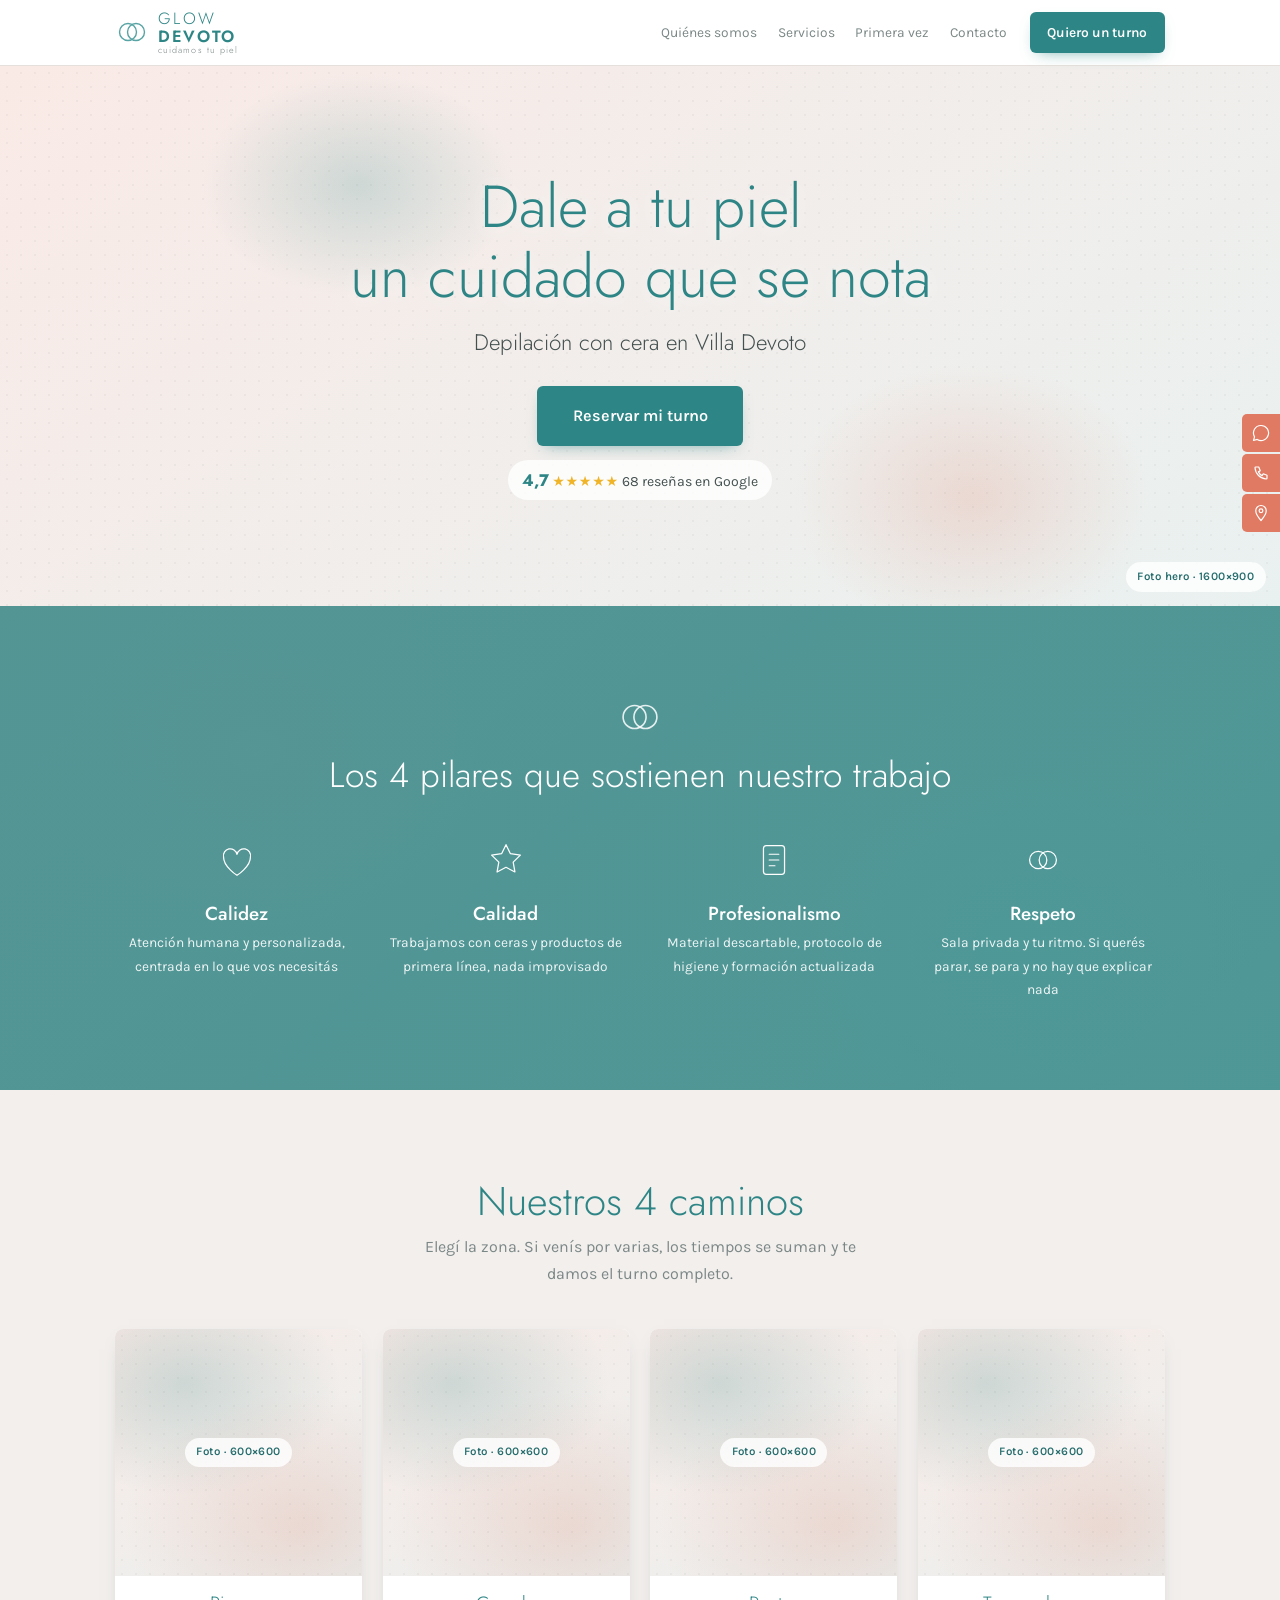
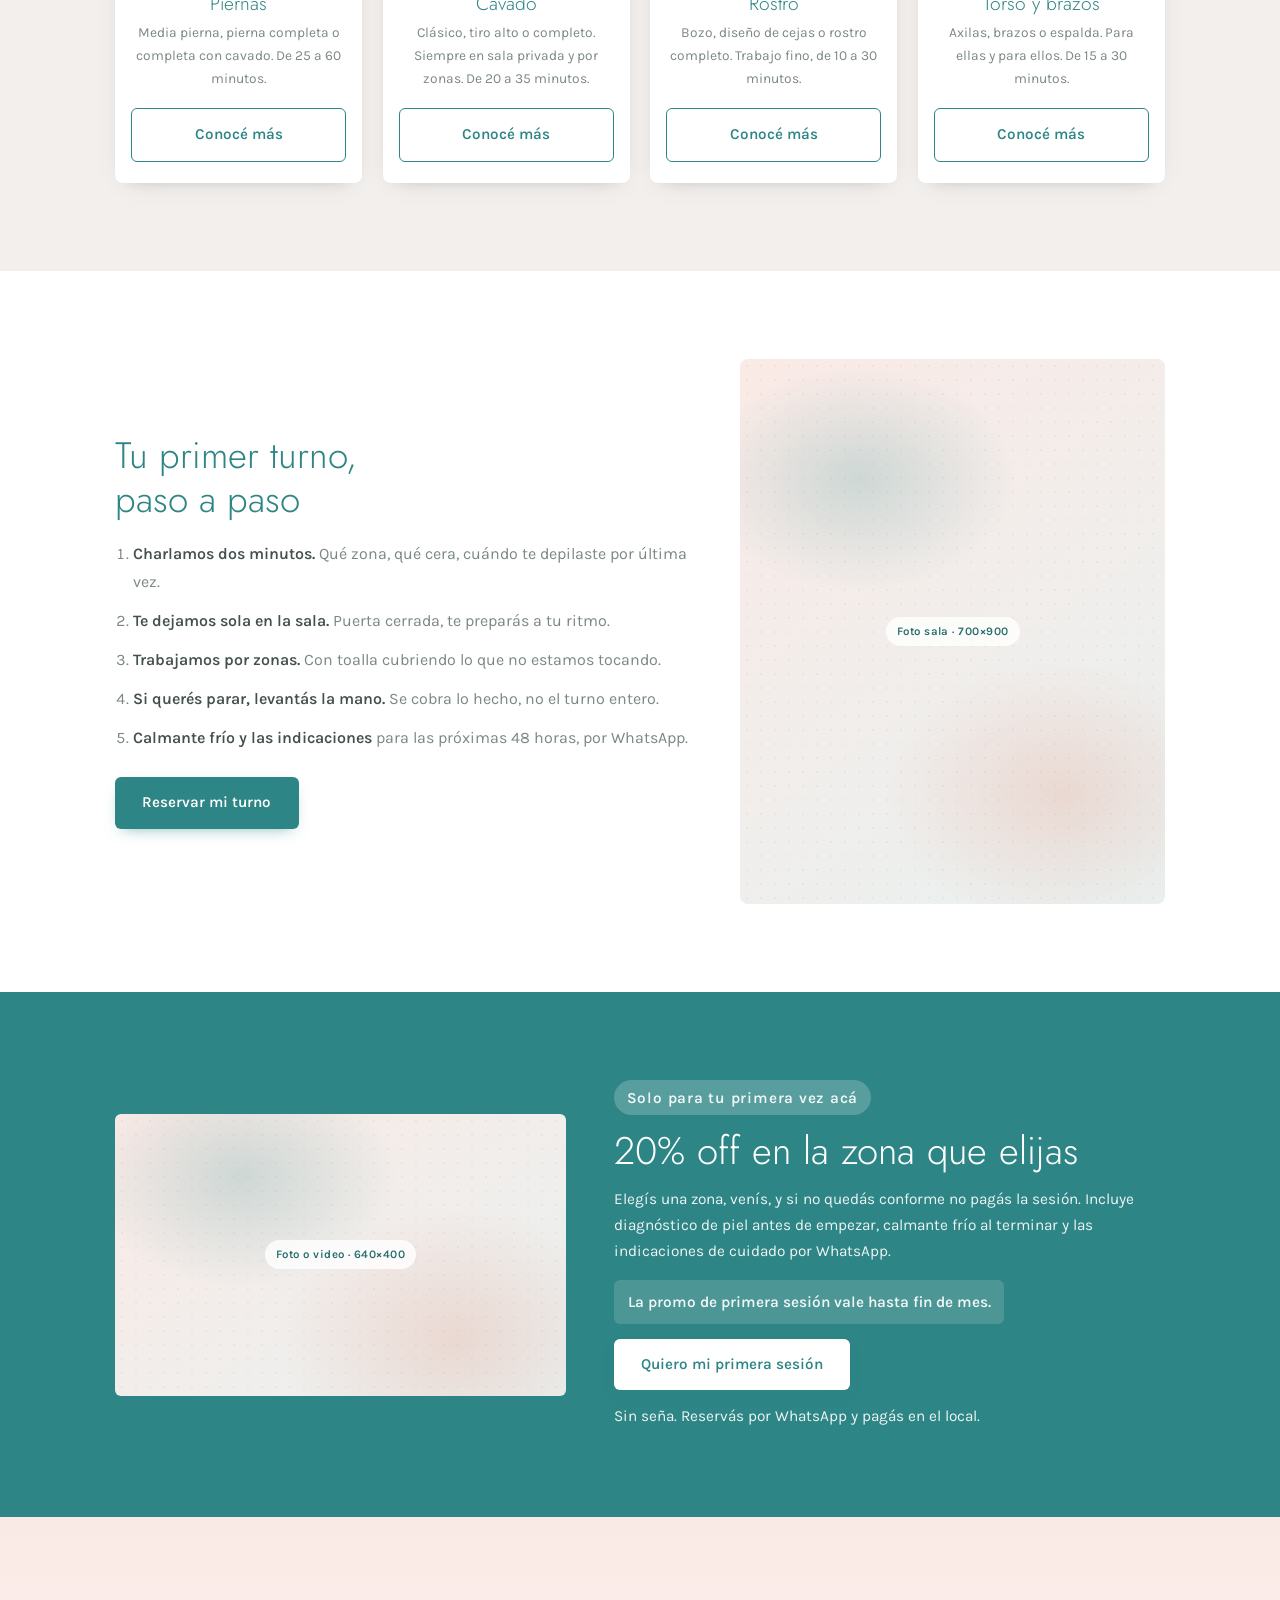
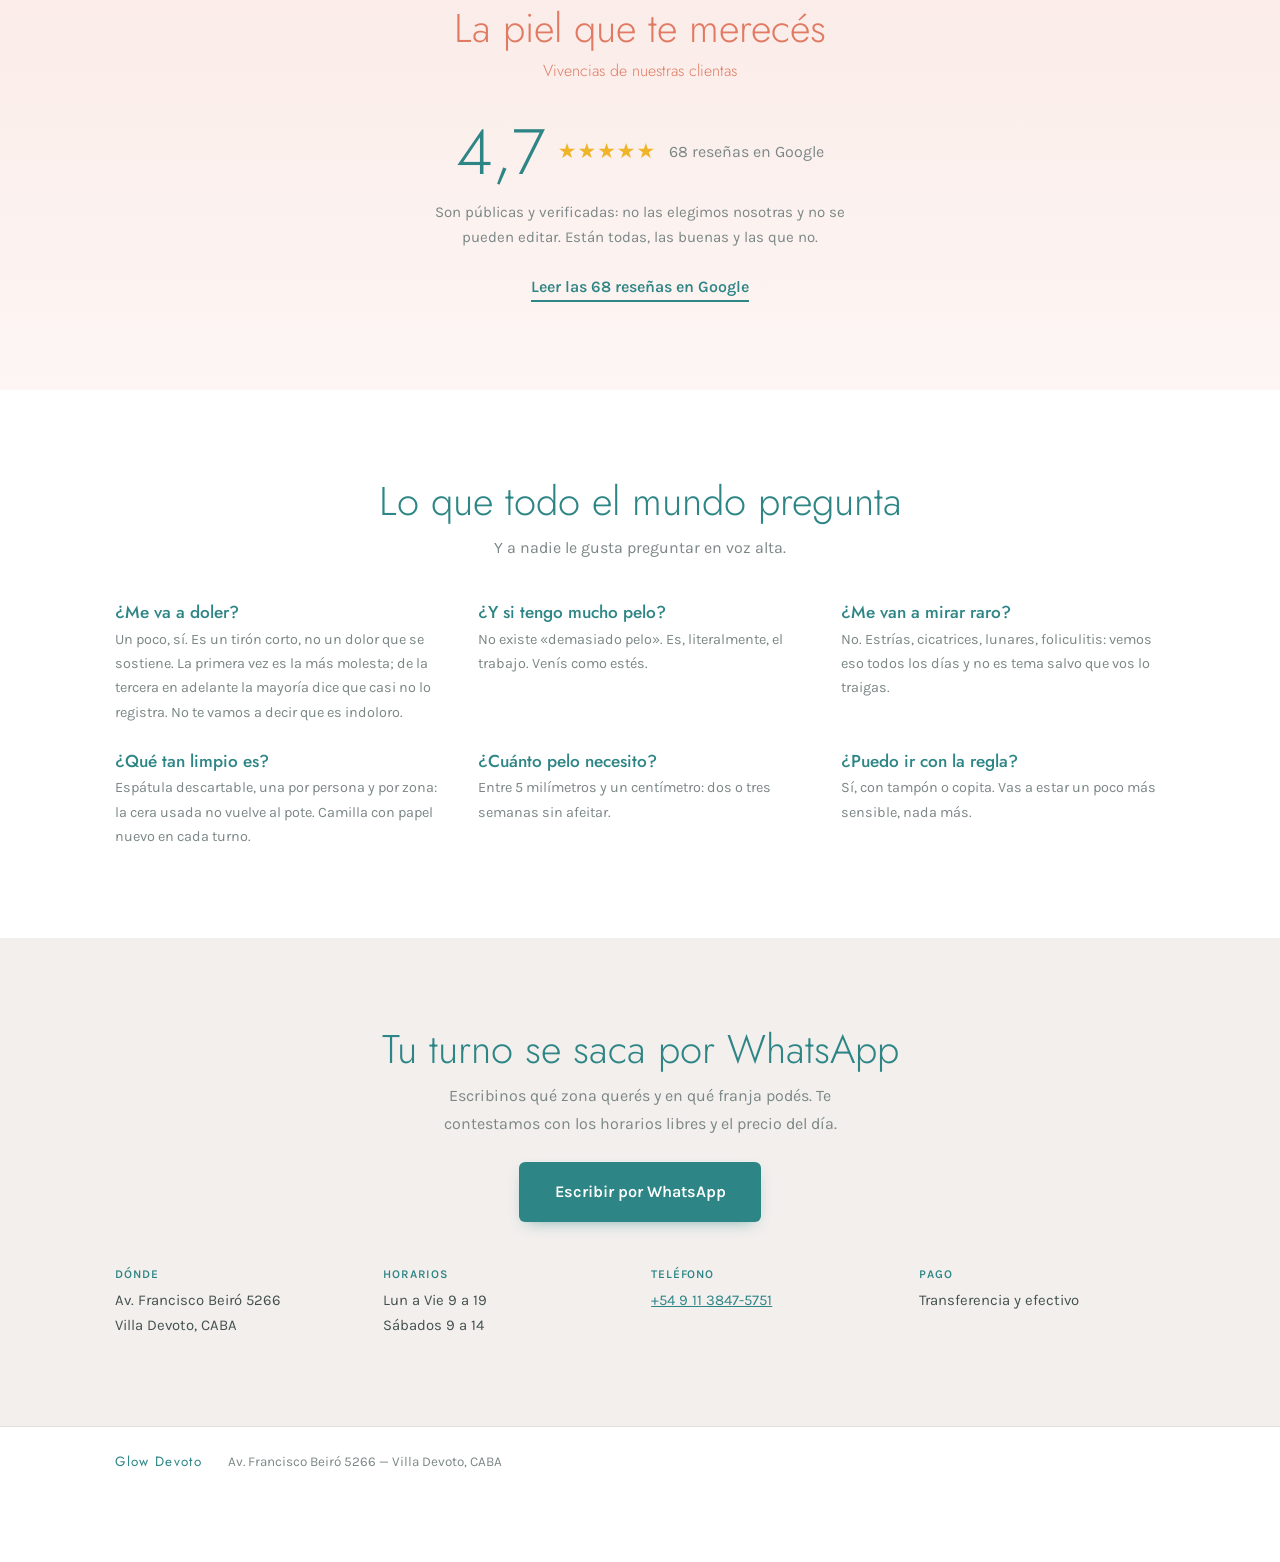
<file: glow-devoto/index.html>
<!doctype html>
<html lang="es-AR" class="no-js">
<head>
<meta charset="utf-8">
<meta name="viewport" content="width=device-width, initial-scale=1">
<title>Glow Devoto — Depilación con cera en Villa Devoto</title>
<meta name="description" content="Depilación con cera en Av. Francisco Beiró 5266, Villa Devoto. 4,7 ★ en Google. Sala privada y turnos con hora real.">
<meta name="theme-color" content="#2e8585">
<meta property="og:type" content="website">
<meta property="og:title" content="Glow Devoto — Depilación con cera en Villa Devoto">
<meta property="og:description" content="4,7 ★ en Google. Sala privada, turnos con hora real.">
<link rel="preconnect" href="https://fonts.googleapis.com">
<link rel="preconnect" href="https://fonts.gstatic.com" crossorigin>
<link href="https://fonts.googleapis.com/css2?family=Jost:wght@300;400;500;600&family=Karla:wght@300;400;500;600&display=swap" rel="stylesheet">
<link rel="stylesheet" href="styles.css?v=20261112c">
<script type="application/ld+json">
{"@context":"https://schema.org","@type":"HealthAndBeautyBusiness","name":"Glow Devoto",
"address":{"@type":"PostalAddress","streetAddress":"Av. Francisco Beiró 5266","addressLocality":"Villa Devoto","addressRegion":"CABA","postalCode":"C1419","addressCountry":"AR"},
"telephone":"+5491138475751","aggregateRating":{"@type":"AggregateRating","ratingValue":"4.7","reviewCount":"68"}}
</script>
</head>
<body>
<a class="skip" href="#servicios">Saltar al contenido</a>

<!-- ═══ NAV ═══ -->
<header class="nav">
  <div class="nav__in">
    <a class="logo" href="#top">
      <svg viewBox="0 0 34 34" aria-hidden="true"><circle cx="13" cy="17" r="8.5"/><circle cx="21" cy="17" r="8.5"/></svg>
      <span class="logo__t">GLOW<b>DEVOTO</b><em>cuidamos tu piel</em></span>
    </a>
    <nav class="nav__menu" aria-label="Principal">
      <a href="#pilares">Quiénes somos</a>
      <a href="#servicios">Servicios</a>
      <a href="#primera">Primera vez</a>
      <a href="#contacto">Contacto</a>
    </nav>
    <a class="btn btn--sm" href="https://wa.me/5491138475751?text=Hola%20Glow%20Devoto%2C%20quiero%20un%20turno." target="_blank" rel="noopener">Quiero un turno</a>
  </div>
</header>

<!-- Columna social flotante -->
<aside class="rail" aria-label="Contacto rápido">
  <a href="https://wa.me/5491138475751" target="_blank" rel="noopener" title="WhatsApp"><svg viewBox="0 0 24 24" aria-hidden="true"><path d="M12 2a10 10 0 0 0-8.6 15.1L2 22l5-1.4A10 10 0 1 0 12 2z"/></svg><span class="sr">WhatsApp</span></a>
  <a href="tel:+5491138475751" title="Llamar"><svg viewBox="0 0 24 24" aria-hidden="true"><path d="M5 4h4l2 5-2.5 1.5a11 11 0 0 0 5 5L15 13l5 2v4a1 1 0 0 1-1 1A16 16 0 0 1 4 5a1 1 0 0 1 1-1z"/></svg><span class="sr">Llamar</span></a>
  <a href="https://www.google.com/maps/search/?api=1&query=Av.+Francisco+Beir%C3%B3+5266,+C1419+CABA" target="_blank" rel="noopener" title="Cómo llegar"><svg viewBox="0 0 24 24" aria-hidden="true"><path d="M12 2a7 7 0 0 0-7 7c0 5 7 13 7 13s7-8 7-13a7 7 0 0 0-7-7z"/><circle cx="12" cy="9" r="2.5"/></svg><span class="sr">Mapa</span></a>
</aside>

<!-- ═══ 1. HERO ═══ -->
<section class="hero" id="top">
  <div class="ph ph--hero" role="img" aria-label="Foto del espacio de Glow Devoto">
    <span class="ph__tag">Foto hero · 1600×900</span>
  </div>
  <div class="hero__copy">
    <h1>Dale a tu piel<br>un cuidado que se nota</h1>
    <p class="hero__sub">Depilación con cera en Villa Devoto</p>
    <div class="hero__row">
      <a class="btn btn--big" href="https://wa.me/5491138475751?text=Hola%20Glow%20Devoto%2C%20quiero%20mi%20primera%20sesi%C3%B3n." target="_blank" rel="noopener">Reservar mi turno</a>
      <span class="hero__rate"><b>4,7</b> <i class="st">★★★★★</i> 68 reseñas en Google</span>
    </div>
  </div>
</section>

<!-- ═══ 2. PILARES ═══ -->
<section class="pil" id="pilares">
  <div class="pil__bg" aria-hidden="true"></div>
  <div class="wrap">
    <div class="pil__mark" aria-hidden="true">
      <svg viewBox="0 0 34 34"><circle cx="13" cy="17" r="8.5"/><circle cx="21" cy="17" r="8.5"/></svg>
    </div>
    <h2 class="pil__h">Los 4 pilares que sostienen nuestro trabajo</h2>

    <ul class="pil__grid">
      <li class="reveal">
        <svg class="ico" viewBox="0 0 48 48" aria-hidden="true"><path d="M24 40S10 31 10 21a7 7 0 0 1 14-3 7 7 0 0 1 14 3c0 10-14 19-14 19z"/></svg>
        <h3>Calidez</h3>
        <p>Atención humana y personalizada, centrada en lo que vos necesitás</p>
      </li>
      <li class="reveal">
        <svg class="ico" viewBox="0 0 48 48" aria-hidden="true"><path d="M24 8l4.6 9.4 10.4 1.5-7.5 7.3 1.8 10.3L24 31.6l-9.3 4.9 1.8-10.3-7.5-7.3 10.4-1.5z"/></svg>
        <h3>Calidad</h3>
        <p>Trabajamos con ceras y productos de primera línea, nada improvisado</p>
      </li>
      <li class="reveal">
        <svg class="ico" viewBox="0 0 48 48" aria-hidden="true"><rect x="13" y="9" width="22" height="30" rx="3"/><path d="M19 18h10M19 24h10M19 30h6"/></svg>
        <h3>Profesionalismo</h3>
        <p>Material descartable, protocolo de higiene y formación actualizada</p>
      </li>
      <li class="reveal">
        <svg class="ico" viewBox="0 0 48 48" aria-hidden="true"><circle cx="19" cy="24" r="9"/><circle cx="29" cy="24" r="9"/></svg>
        <h3>Respeto</h3>
        <p>Sala privada y tu ritmo. Si querés parar, se para y no hay que explicar nada</p>
      </li>
    </ul>
  </div>
</section>

<!-- ═══ 3. SERVICIOS ═══ -->
<section class="svc" id="servicios">
  <div class="wrap">
    <h2 class="h2c">Nuestros 4 caminos</h2>
    <p class="subc">Elegí la zona. Si venís por varias, los tiempos se suman y te damos el turno completo.</p>

    <div class="svc__grid">
      <article class="card reveal">
        <div class="ph ph--card" role="img" aria-label="Foto piernas"><span class="ph__tag">Foto · 600×600</span></div>
        <h3>Piernas</h3>
        <p>Media pierna, pierna completa o completa con cavado. De 25 a 60 minutos.</p>
        <a class="btn btn--out" href="https://wa.me/5491138475751?text=Hola%2C%20quiero%20turno%20para%20piernas." target="_blank" rel="noopener">Conocé más</a>
      </article>
      <article class="card reveal">
        <div class="ph ph--card" role="img" aria-label="Foto cavado"><span class="ph__tag">Foto · 600×600</span></div>
        <h3>Cavado</h3>
        <p>Clásico, tiro alto o completo. Siempre en sala privada y por zonas. De 20 a 35 minutos.</p>
        <a class="btn btn--out" href="https://wa.me/5491138475751?text=Hola%2C%20quiero%20turno%20para%20cavado." target="_blank" rel="noopener">Conocé más</a>
      </article>
      <article class="card reveal">
        <div class="ph ph--card" role="img" aria-label="Foto rostro"><span class="ph__tag">Foto · 600×600</span></div>
        <h3>Rostro</h3>
        <p>Bozo, diseño de cejas o rostro completo. Trabajo fino, de 10 a 30 minutos.</p>
        <a class="btn btn--out" href="https://wa.me/5491138475751?text=Hola%2C%20quiero%20turno%20para%20rostro." target="_blank" rel="noopener">Conocé más</a>
      </article>
      <article class="card reveal">
        <div class="ph ph--card" role="img" aria-label="Foto torso y brazos"><span class="ph__tag">Foto · 600×600</span></div>
        <h3>Torso y brazos</h3>
        <p>Axilas, brazos o espalda. Para ellas y para ellos. De 15 a 30 minutos.</p>
        <a class="btn btn--out" href="https://wa.me/5491138475751?text=Hola%2C%20quiero%20turno%20para%20torso%20o%20brazos." target="_blank" rel="noopener">Conocé más</a>
      </article>
    </div>
  </div>
</section>

<!-- ═══ 4. CÓMO ES ═══ -->
<section class="how">
  <div class="wrap how__in">
    <div class="how__txt">
      <h2>Tu primer turno,<br>paso a paso</h2>
      <ol class="how__list">
        <li><b>Charlamos dos minutos.</b> Qué zona, qué cera, cuándo te depilaste por última vez.</li>
        <li><b>Te dejamos sola en la sala.</b> Puerta cerrada, te preparás a tu ritmo.</li>
        <li><b>Trabajamos por zonas.</b> Con toalla cubriendo lo que no estamos tocando.</li>
        <li><b>Si querés parar, levantás la mano.</b> Se cobra lo hecho, no el turno entero.</li>
        <li><b>Calmante frío y las indicaciones</b> para las próximas 48 horas, por WhatsApp.</li>
      </ol>
      <a class="btn" href="https://wa.me/5491138475751?text=Hola%2C%20quiero%20reservar%20un%20turno." target="_blank" rel="noopener">Reservar mi turno</a>
    </div>
    <div class="ph ph--tall" role="img" aria-label="Foto de la sala"><span class="ph__tag">Foto sala · 700×900</span></div>
  </div>
</section>

<!-- ═══ 5. BANDA OFERTA ═══ -->
<section class="band">
  <div class="wrap band__in">
    <div class="ph ph--vid" role="img" aria-label="Foto o video de presentación"><span class="ph__tag">Foto o video · 640×400</span></div>
    <div class="band__txt">
      <p class="band__flag">Solo para tu primera vez acá</p>
      <h2>20% off en la zona que elijas</h2>
      <p>Elegís una zona, venís, y si no quedás conforme no pagás la sesión. Incluye diagnóstico
        de piel antes de empezar, calmante frío al terminar y las indicaciones de cuidado por
        WhatsApp.</p>
      <p class="band__scarce">La promo de primera sesión vale hasta fin de mes.</p>
      <a class="btn btn--light" href="https://wa.me/5491138475751?text=Hola%2C%20quiero%20la%20promo%20de%20primera%20sesi%C3%B3n." target="_blank" rel="noopener">Quiero mi primera sesión</a>
      <p class="band__fine">Sin seña. Reservás por WhatsApp y pagás en el local.</p>
    </div>
  </div>
</section>

<!-- ═══ 6. RESEÑAS ═══ -->
<section class="rev">
  <div class="wrap">
    <h2 class="rev__h">La piel que te merecés</h2>
    <p class="rev__sub">Vivencias de nuestras clientas</p>

    <div class="rev__score">
      <span class="rev__big">4,7</span>
      <span class="st st--lg">★★★★★</span>
      <span class="rev__n">68 reseñas en Google</span>
    </div>
    <p class="rev__note">Son públicas y verificadas: no las elegimos nosotras y no se pueden
      editar. Están todas, las buenas y las que no.</p>
    <a class="rev__link" href="https://www.google.com/maps/search/?api=1&query=Glow+Devoto+Av.+Francisco+Beir%C3%B3+5266,+C1419+CABA" target="_blank" rel="noopener">Leer las 68 reseñas en Google</a>
  </div>
</section>

<!-- ═══ 7. PRIMERA VEZ ═══ -->
<section class="faq" id="primera">
  <div class="wrap">
    <h2 class="h2c">Lo que todo el mundo pregunta</h2>
    <p class="subc">Y a nadie le gusta preguntar en voz alta.</p>
    <div class="faq__grid">
      <article class="qa reveal"><h3>¿Me va a doler?</h3><p>Un poco, sí. Es un tirón corto, no un dolor que se sostiene. La primera vez es la más molesta; de la tercera en adelante la mayoría dice que casi no lo registra. No te vamos a decir que es indoloro.</p></article>
      <article class="qa reveal"><h3>¿Y si tengo mucho pelo?</h3><p>No existe «demasiado pelo». Es, literalmente, el trabajo. Venís como estés.</p></article>
      <article class="qa reveal"><h3>¿Me van a mirar raro?</h3><p>No. Estrías, cicatrices, lunares, foliculitis: vemos eso todos los días y no es tema salvo que vos lo traigas.</p></article>
      <article class="qa reveal"><h3>¿Qué tan limpio es?</h3><p>Espátula descartable, una por persona y por zona: la cera usada no vuelve al pote. Camilla con papel nuevo en cada turno.</p></article>
      <article class="qa reveal"><h3>¿Cuánto pelo necesito?</h3><p>Entre 5 milímetros y un centímetro: dos o tres semanas sin afeitar.</p></article>
      <article class="qa reveal"><h3>¿Puedo ir con la regla?</h3><p>Sí, con tampón o copita. Vas a estar un poco más sensible, nada más.</p></article>
    </div>
  </div>
</section>

<!-- ═══ 8. CONTACTO ═══ -->
<section class="cta2" id="contacto">
  <div class="wrap cta2__in">
    <h2>Tu turno se saca por WhatsApp</h2>
    <p>Escribinos qué zona querés y en qué franja podés. Te contestamos con los horarios libres
      y el precio del día.</p>
    <a class="btn btn--big" href="https://wa.me/5491138475751?text=Hola%20Glow%20Devoto%2C%20quiero%20mi%20turno." target="_blank" rel="noopener">Escribir por WhatsApp</a>
    <dl class="cta2__dl">
      <div><dt>Dónde</dt><dd>Av. Francisco Beiró 5266<br>Villa Devoto, CABA</dd></div>
      <div><dt>Horarios</dt><dd>Lun a Vie 9 a 19<br>Sábados 9 a 14</dd></div>
      <div><dt>Teléfono</dt><dd><a href="tel:+5491138475751">+54 9 11 3847-5751</a></dd></div>
      <div><dt>Pago</dt><dd>Transferencia y efectivo</dd></div>
    </dl>
  </div>
</section>

<footer class="foot">
  <div class="wrap foot__in">
    <span class="foot__m">Glow Devoto</span>
    <span>Av. Francisco Beiró 5266 — Villa Devoto, CABA</span>
  </div>
</footer>

<nav class="dock" aria-label="Acciones rápidas">
  <a class="dock__a dock__a--main" href="https://wa.me/5491138475751?text=Hola%2C%20quiero%20un%20turno." target="_blank" rel="noopener">Reservar turno</a>
  <a class="dock__a" href="tel:+5491138475751">Llamar</a>
  <a class="dock__a" href="https://www.google.com/maps/search/?api=1&query=Av.+Francisco+Beir%C3%B3+5266,+C1419+CABA" target="_blank" rel="noopener">Llegar</a>
</nav>

<script defer src="main.js?v=20261112c"></script>
</body>
</html>
</file>
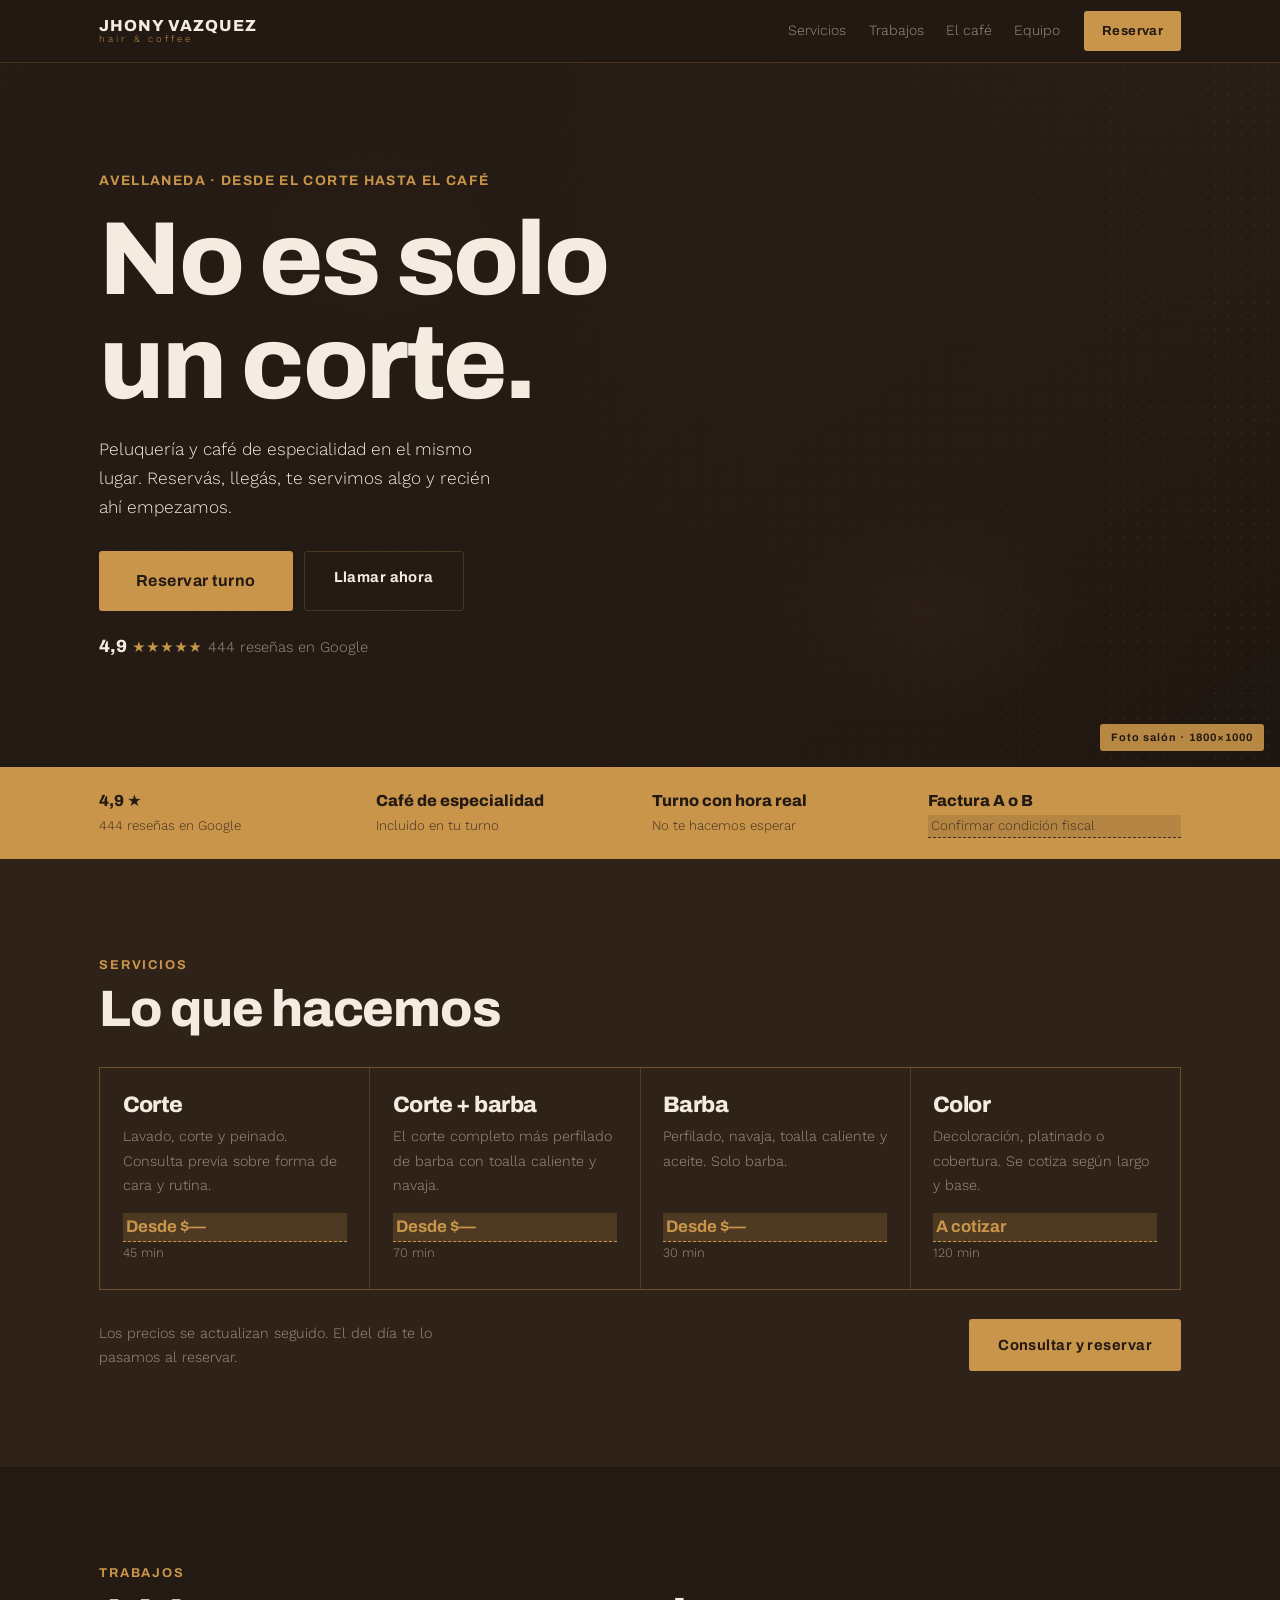
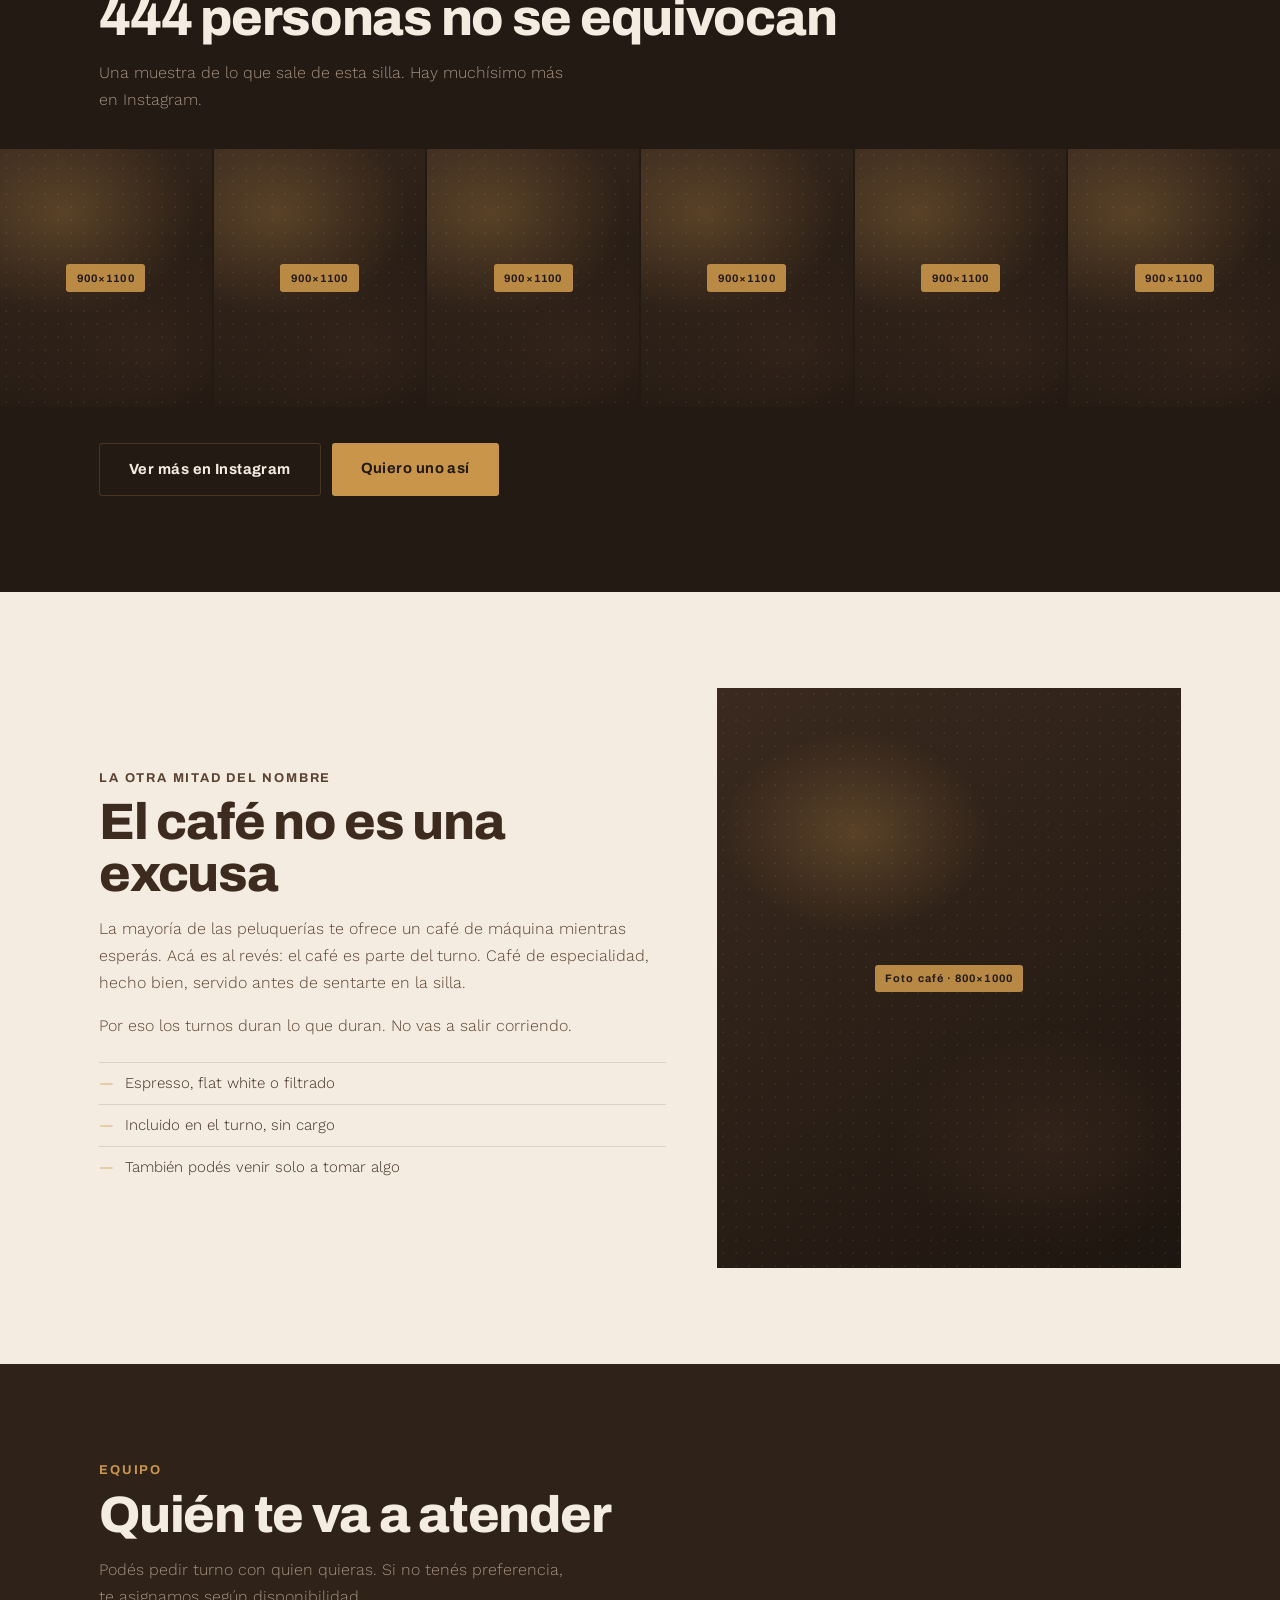
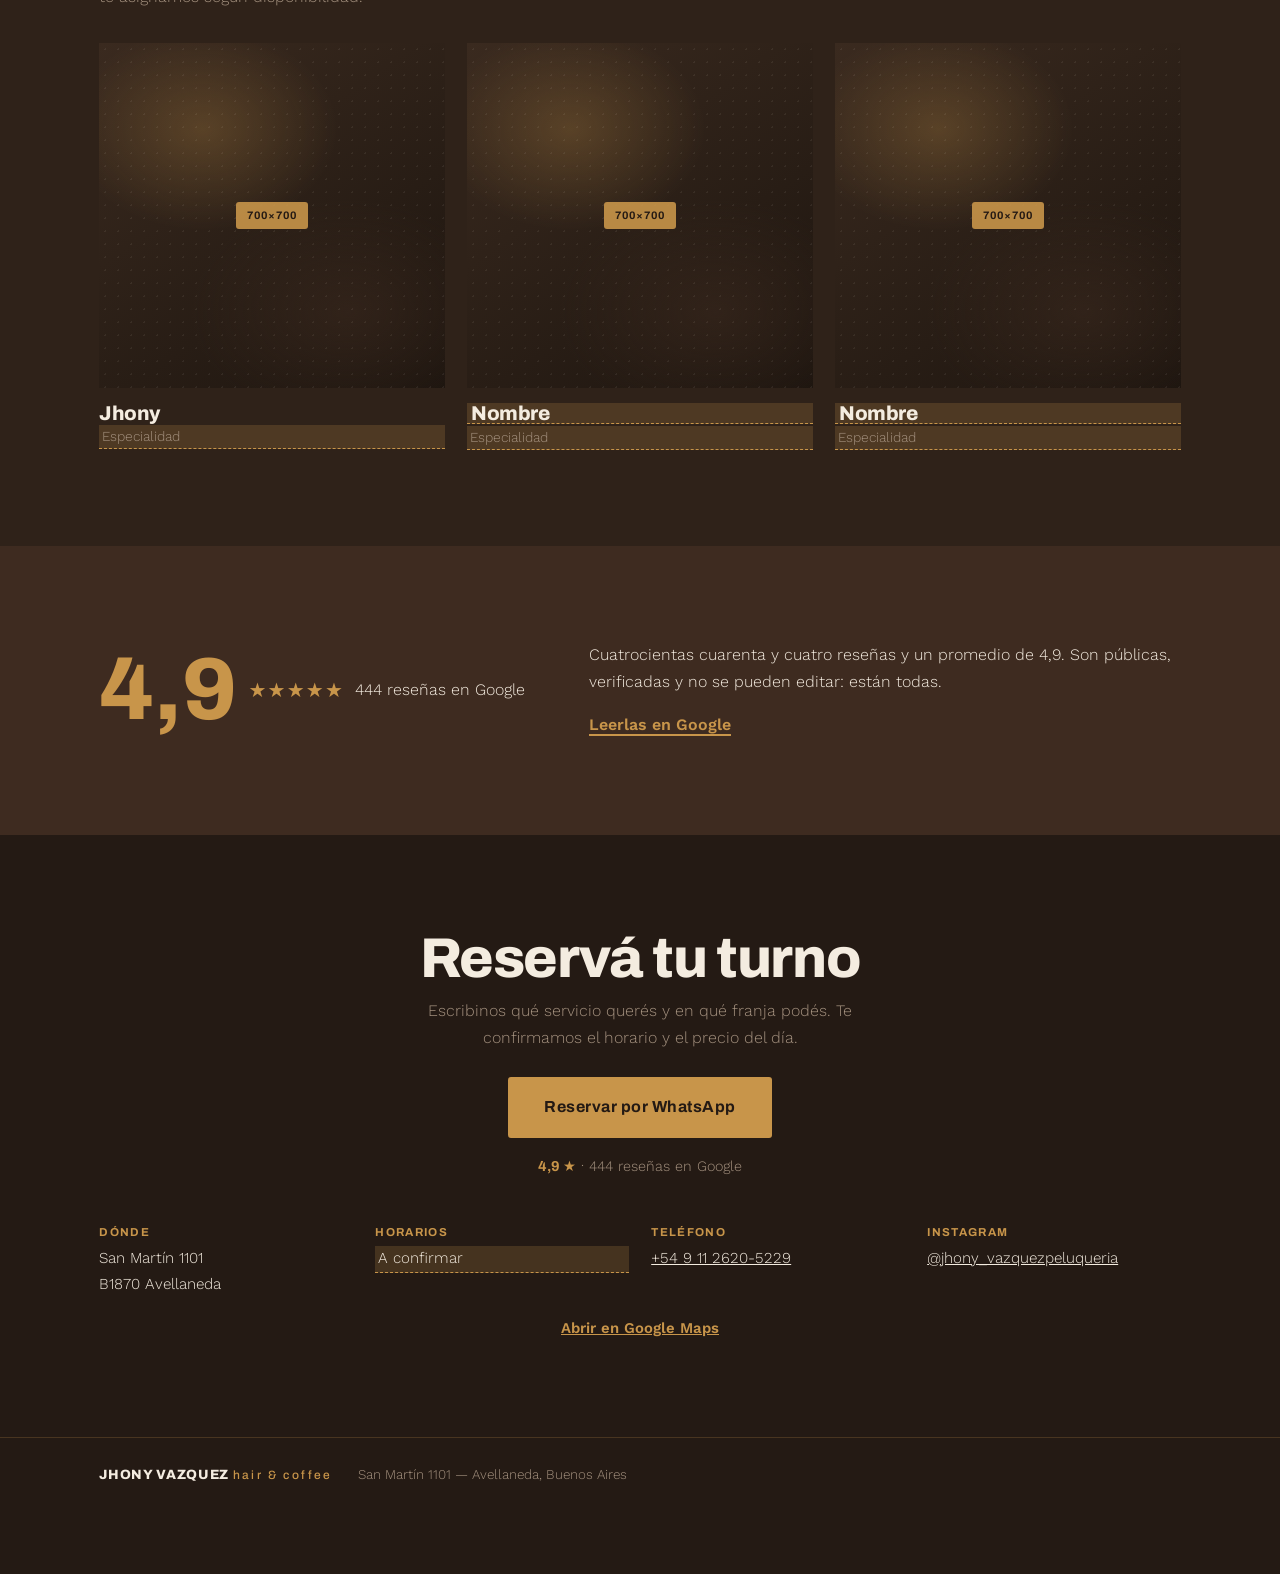
<file: jhony-vazquez/index.html>
<!doctype html>
<html lang="es-AR" class="no-js">
<head>
<meta charset="utf-8">
<meta name="viewport" content="width=device-width, initial-scale=1">
<title>Jhony Vazquez — Hair &amp; Coffee | Peluquería en Avellaneda</title>
<meta name="description" content="Peluquería y café en San Martín 1101, Avellaneda. 4,9 ★ con 444 reseñas en Google. Reservá tu turno online.">
<meta name="theme-color" content="#241a14">
<meta property="og:type" content="website">
<meta property="og:title" content="Jhony Vazquez — Hair & Coffee">
<meta property="og:description" content="Peluquería y café en Avellaneda. 4,9 ★ con 444 reseñas.">
<link rel="preconnect" href="https://fonts.googleapis.com">
<link rel="preconnect" href="https://fonts.gstatic.com" crossorigin>
<link href="https://fonts.googleapis.com/css2?family=Archivo:wght@500;700;800&family=Work+Sans:wght@300;400;500;600&display=swap" rel="stylesheet">
<link rel="stylesheet" href="styles.css?v=20261112">
<script type="application/ld+json">
{"@context":"https://schema.org","@type":"HairSalon","name":"Jhony Vazquez Hair & Coffee",
"address":{"@type":"PostalAddress","streetAddress":"San Martín 1101","addressLocality":"Avellaneda","addressRegion":"Buenos Aires","postalCode":"B1870","addressCountry":"AR"},
"telephone":"+5491126205229","sameAs":["https://www.instagram.com/jhony_vazquezpeluqueria/"],
"aggregateRating":{"@type":"AggregateRating","ratingValue":"4.9","reviewCount":"444"}}
</script>
</head>
<body>
<a class="skip" href="#reservar">Saltar a reservar</a>

<header class="nav">
  <div class="nav__in">
    <a class="logo" href="#top"><b>JHONY VAZQUEZ</b><em>hair &amp; coffee</em></a>
    <nav class="nav__m" aria-label="Principal">
      <a href="#servicios">Servicios</a><a href="#galeria">Trabajos</a>
      <a href="#cafe">El café</a><a href="#equipo">Equipo</a>
    </nav>
    <a class="btn btn--sm" href="https://wa.me/5491126205229?text=Hola%2C%20quiero%20reservar%20un%20turno." target="_blank" rel="noopener">Reservar</a>
  </div>
</header>

<!-- ═══ HERO ═══ -->
<section class="hero" id="top">
  <div class="ph ph--hero" role="img" aria-label="Foto del salón"><span class="tag">Foto salón · 1800×1000</span></div>
  <div class="hero__in">
    <p class="hero__k">Avellaneda · desde el corte hasta el café</p>
    <h1>No es solo<br>un corte.</h1>
    <p class="hero__s">Peluquería y café de especialidad en el mismo lugar. Reservás, llegás,
      te servimos algo y recién ahí empezamos.</p>
    <div class="hero__act">
      <a class="btn btn--big" href="https://wa.me/5491126205229?text=Hola%2C%20quiero%20reservar%20un%20turno." target="_blank" rel="noopener">Reservar turno</a>
      <a class="btn btn--gho" href="tel:+5491126205229">Llamar ahora</a>
    </div>
    <p class="hero__pr"><b>4,9</b> <span class="st">★★★★★</span> 444 reseñas en Google</p>
  </div>
</section>

<!-- ═══ TIRA DE CONFIANZA ═══ -->
<section class="strip">
  <ul>
    <li><b>4,9 ★</b><span>444 reseñas en Google</span></li>
    <li><b>Café de especialidad</b><span>Incluido en tu turno</span></li>
    <li><b>Turno con hora real</b><span>No te hacemos esperar</span></li>
    <li><b>Factura A o B</b><span data-editar>Confirmar condición fiscal</span></li>
  </ul>
</section>

<!-- ═══ SERVICIOS ═══ -->
<section class="svc" id="servicios">
  <div class="wrap">
    <p class="kick">Servicios</p>
    <h2 class="h2">Lo que hacemos</h2>
    <div class="svc__g">
      <article class="s"><h3>Corte</h3><p>Lavado, corte y peinado. Consulta previa sobre forma de cara y rutina.</p><span class="s__p" data-editar>Desde $—</span><span class="s__t">45 min</span></article>
      <article class="s"><h3>Corte + barba</h3><p>El corte completo más perfilado de barba con toalla caliente y navaja.</p><span class="s__p" data-editar>Desde $—</span><span class="s__t">70 min</span></article>
      <article class="s"><h3>Barba</h3><p>Perfilado, navaja, toalla caliente y aceite. Solo barba.</p><span class="s__p" data-editar>Desde $—</span><span class="s__t">30 min</span></article>
      <article class="s"><h3>Color</h3><p>Decoloración, platinado o cobertura. Se cotiza según largo y base.</p><span class="s__p" data-editar>A cotizar</span><span class="s__t">120 min</span></article>
    </div>
    <div class="svc__cta">
      <p class="svc__note">Los precios se actualizan seguido. El del día te lo pasamos al reservar.</p>
      <a class="btn" href="https://wa.me/5491126205229?text=Hola%2C%20quiero%20consultar%20precios%20y%20reservar." target="_blank" rel="noopener">Consultar y reservar</a>
    </div>
  </div>
</section>

<!-- ═══ GALERÍA ═══ -->
<section class="gal" id="galeria">
  <div class="wrap">
    <p class="kick">Trabajos</p>
    <h2 class="h2">444 personas no se equivocan</h2>
    <p class="gal__s">Una muestra de lo que sale de esta silla. Hay muchísimo más en Instagram.</p>
  </div>
  <div class="gal__g">
    <div class="ph ph--g" role="img" aria-label="Trabajo 1"><span class="tag">900×1100</span></div>
    <div class="ph ph--g" role="img" aria-label="Trabajo 2"><span class="tag">900×1100</span></div>
    <div class="ph ph--g" role="img" aria-label="Trabajo 3"><span class="tag">900×1100</span></div>
    <div class="ph ph--g" role="img" aria-label="Trabajo 4"><span class="tag">900×1100</span></div>
    <div class="ph ph--g" role="img" aria-label="Trabajo 5"><span class="tag">900×1100</span></div>
    <div class="ph ph--g" role="img" aria-label="Trabajo 6"><span class="tag">900×1100</span></div>
  </div>
  <div class="wrap gal__cta">
    <a class="btn btn--gho" href="https://www.instagram.com/jhony_vazquezpeluqueria/" target="_blank" rel="noopener">Ver más en Instagram</a>
    <a class="btn" href="https://wa.me/5491126205229?text=Hola%2C%20vi%20los%20trabajos%20y%20quiero%20un%20turno." target="_blank" rel="noopener">Quiero uno así</a>
  </div>
</section>

<!-- ═══ EL CAFÉ ═══ -->
<section class="cafe" id="cafe">
  <div class="wrap cafe__in">
    <div class="cafe__t">
      <p class="kick kick--br">La otra mitad del nombre</p>
      <h2 class="h2">El café no es una excusa</h2>
      <p>La mayoría de las peluquerías te ofrece un café de máquina mientras esperás. Acá es al
        revés: el café es parte del turno. Café de especialidad, hecho bien, servido antes de
        sentarte en la silla.</p>
      <p>Por eso los turnos duran lo que duran. No vas a salir corriendo.</p>
      <ul class="cafe__l">
        <li>Espresso, flat white o filtrado</li>
        <li>Incluido en el turno, sin cargo</li>
        <li>También podés venir solo a tomar algo</li>
      </ul>
    </div>
    <div class="ph ph--cafe" role="img" aria-label="Foto del café"><span class="tag">Foto café · 800×1000</span></div>
  </div>
</section>

<!-- ═══ EQUIPO ═══ -->
<section class="team" id="equipo">
  <div class="wrap">
    <p class="kick">Equipo</p>
    <h2 class="h2">Quién te va a atender</h2>
    <p class="team__s">Podés pedir turno con quien quieras. Si no tenés preferencia, te asignamos
      según disponibilidad.</p>
    <div class="team__g">
      <article class="m"><div class="ph ph--m" role="img" aria-label="Retrato"><span class="tag">700×700</span></div><h3>Jhony</h3><p data-editar>Especialidad</p></article>
      <article class="m"><div class="ph ph--m" role="img" aria-label="Retrato"><span class="tag">700×700</span></div><h3 data-editar>Nombre</h3><p data-editar>Especialidad</p></article>
      <article class="m"><div class="ph ph--m" role="img" aria-label="Retrato"><span class="tag">700×700</span></div><h3 data-editar>Nombre</h3><p data-editar>Especialidad</p></article>
    </div>
  </div>
</section>

<!-- ═══ RESEÑAS ═══ -->
<section class="rev">
  <div class="wrap rev__in">
    <div class="rev__n"><span class="rev__b">4,9</span><span class="st st--l">★★★★★</span><span>444 reseñas en Google</span></div>
    <div class="rev__t">
      <p>Cuatrocientas cuarenta y cuatro reseñas y un promedio de 4,9. Son públicas, verificadas
        y no se pueden editar: están todas.</p>
      <a class="rev__a" href="https://www.google.com/maps/search/?api=1&query=Jhony+Vazquez+San+Mart%C3%ADn+1101+Avellaneda" target="_blank" rel="noopener">Leerlas en Google</a>
    </div>
  </div>
</section>

<!-- ═══ RESERVAR ═══ -->
<section class="book" id="reservar">
  <div class="wrap book__in">
    <h2 class="book__h">Reservá tu turno</h2>
    <p class="book__p">Escribinos qué servicio querés y en qué franja podés. Te confirmamos el
      horario y el precio del día.</p>
    <a class="btn btn--big" href="https://wa.me/5491126205229?text=Hola%2C%20quiero%20reservar%20un%20turno." target="_blank" rel="noopener">Reservar por WhatsApp</a>
    <p class="book__pr"><b>4,9 ★</b> · 444 reseñas en Google</p>
    <dl class="book__d">
      <div><dt>Dónde</dt><dd>San Martín 1101<br>B1870 Avellaneda</dd></div>
      <div><dt>Horarios</dt><dd data-editar>A confirmar</dd></div>
      <div><dt>Teléfono</dt><dd><a href="tel:+5491126205229">+54 9 11 2620-5229</a></dd></div>
      <div><dt>Instagram</dt><dd><a href="https://www.instagram.com/jhony_vazquezpeluqueria/" target="_blank" rel="noopener">@jhony_vazquezpeluqueria</a></dd></div>
    </dl>
    <a class="book__map" href="https://www.google.com/maps/search/?api=1&query=San+Mart%C3%ADn+1101,+B1870+Avellaneda" target="_blank" rel="noopener">Abrir en Google Maps</a>
  </div>
</section>

<footer class="foot"><div class="wrap foot__in">
  <span class="foot__m">JHONY VAZQUEZ <em>hair &amp; coffee</em></span>
  <span>San Martín 1101 — Avellaneda, Buenos Aires</span>
</div></footer>

<nav class="dock" aria-label="Acciones rápidas">
  <a class="dock__a dock__a--m" href="https://wa.me/5491126205229?text=Hola%2C%20quiero%20reservar%20un%20turno." target="_blank" rel="noopener">Reservar</a>
  <a class="dock__a" href="tel:+5491126205229">Llamar</a>
  <a class="dock__a" href="https://www.google.com/maps/search/?api=1&query=San+Mart%C3%ADn+1101,+B1870+Avellaneda" target="_blank" rel="noopener">Llegar</a>
</nav>
<script defer src="main.js?v=20261112"></script>
</body>
</html>
</file>
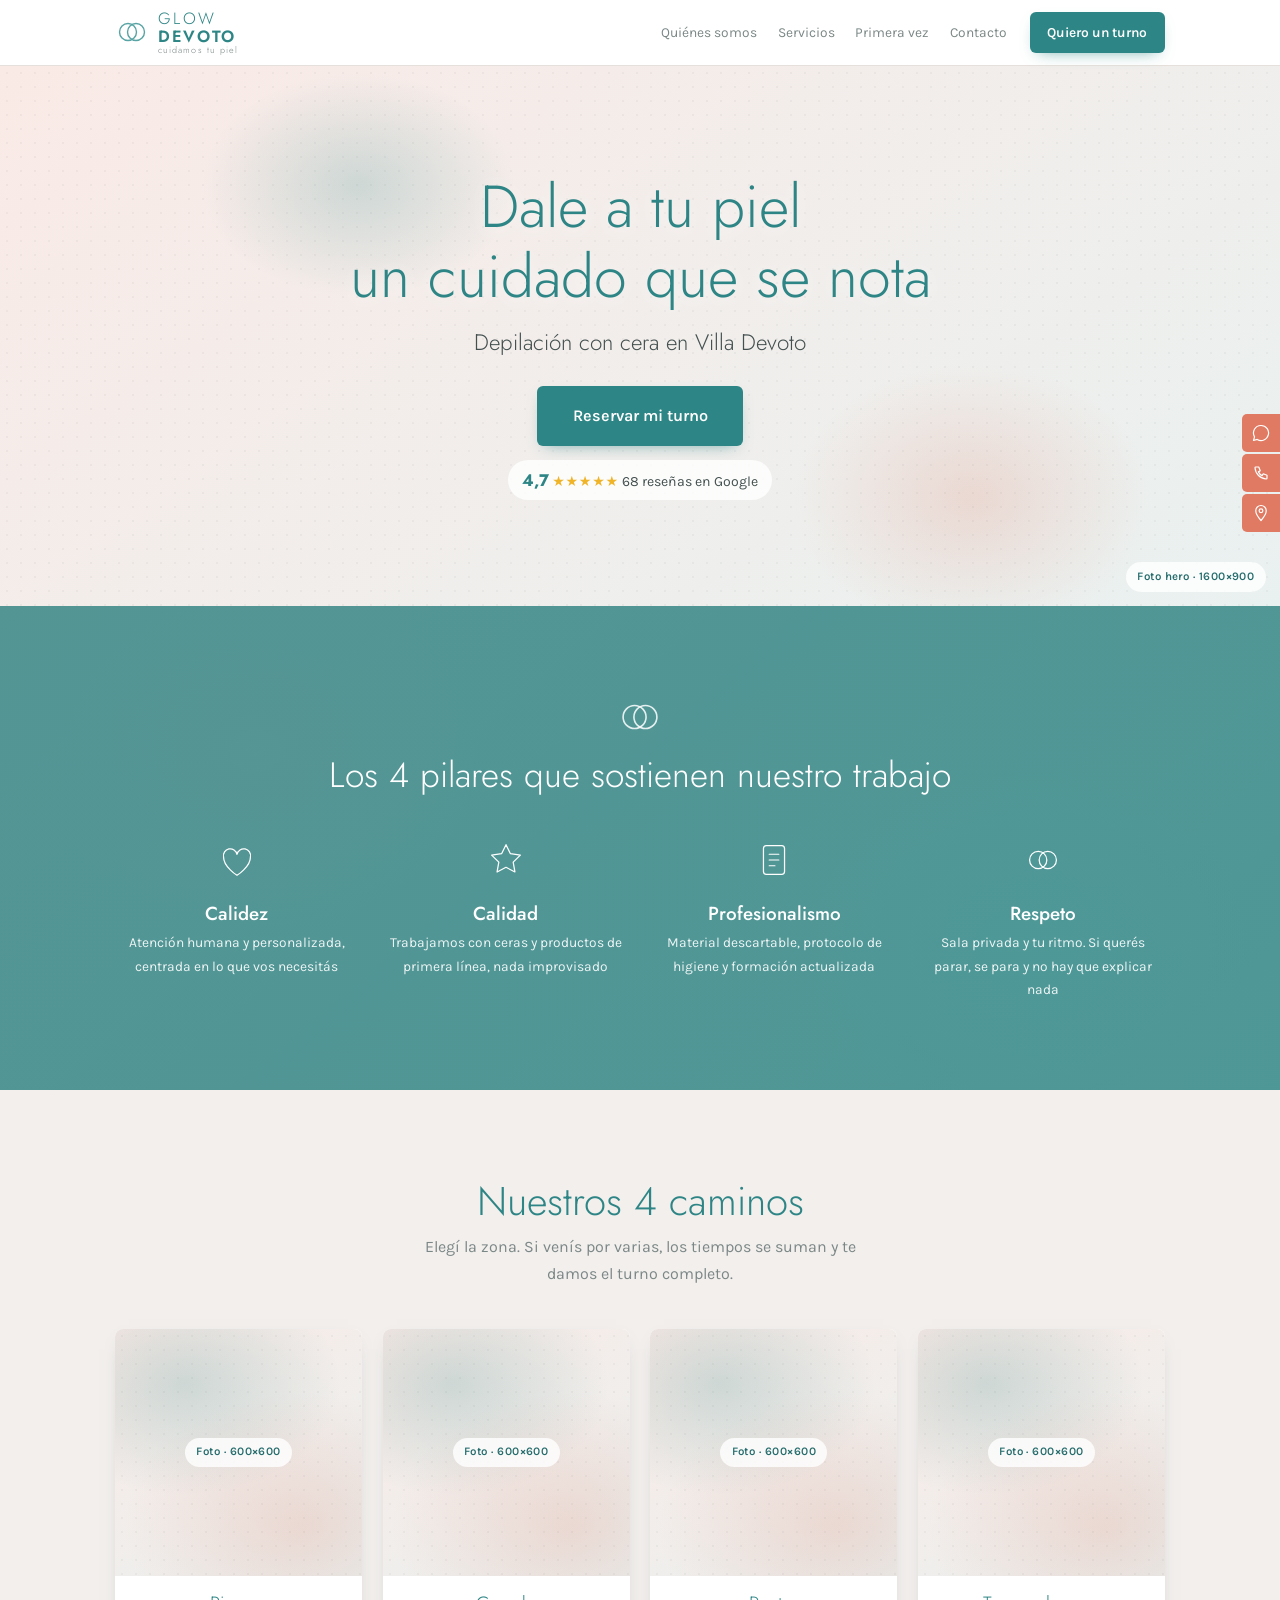
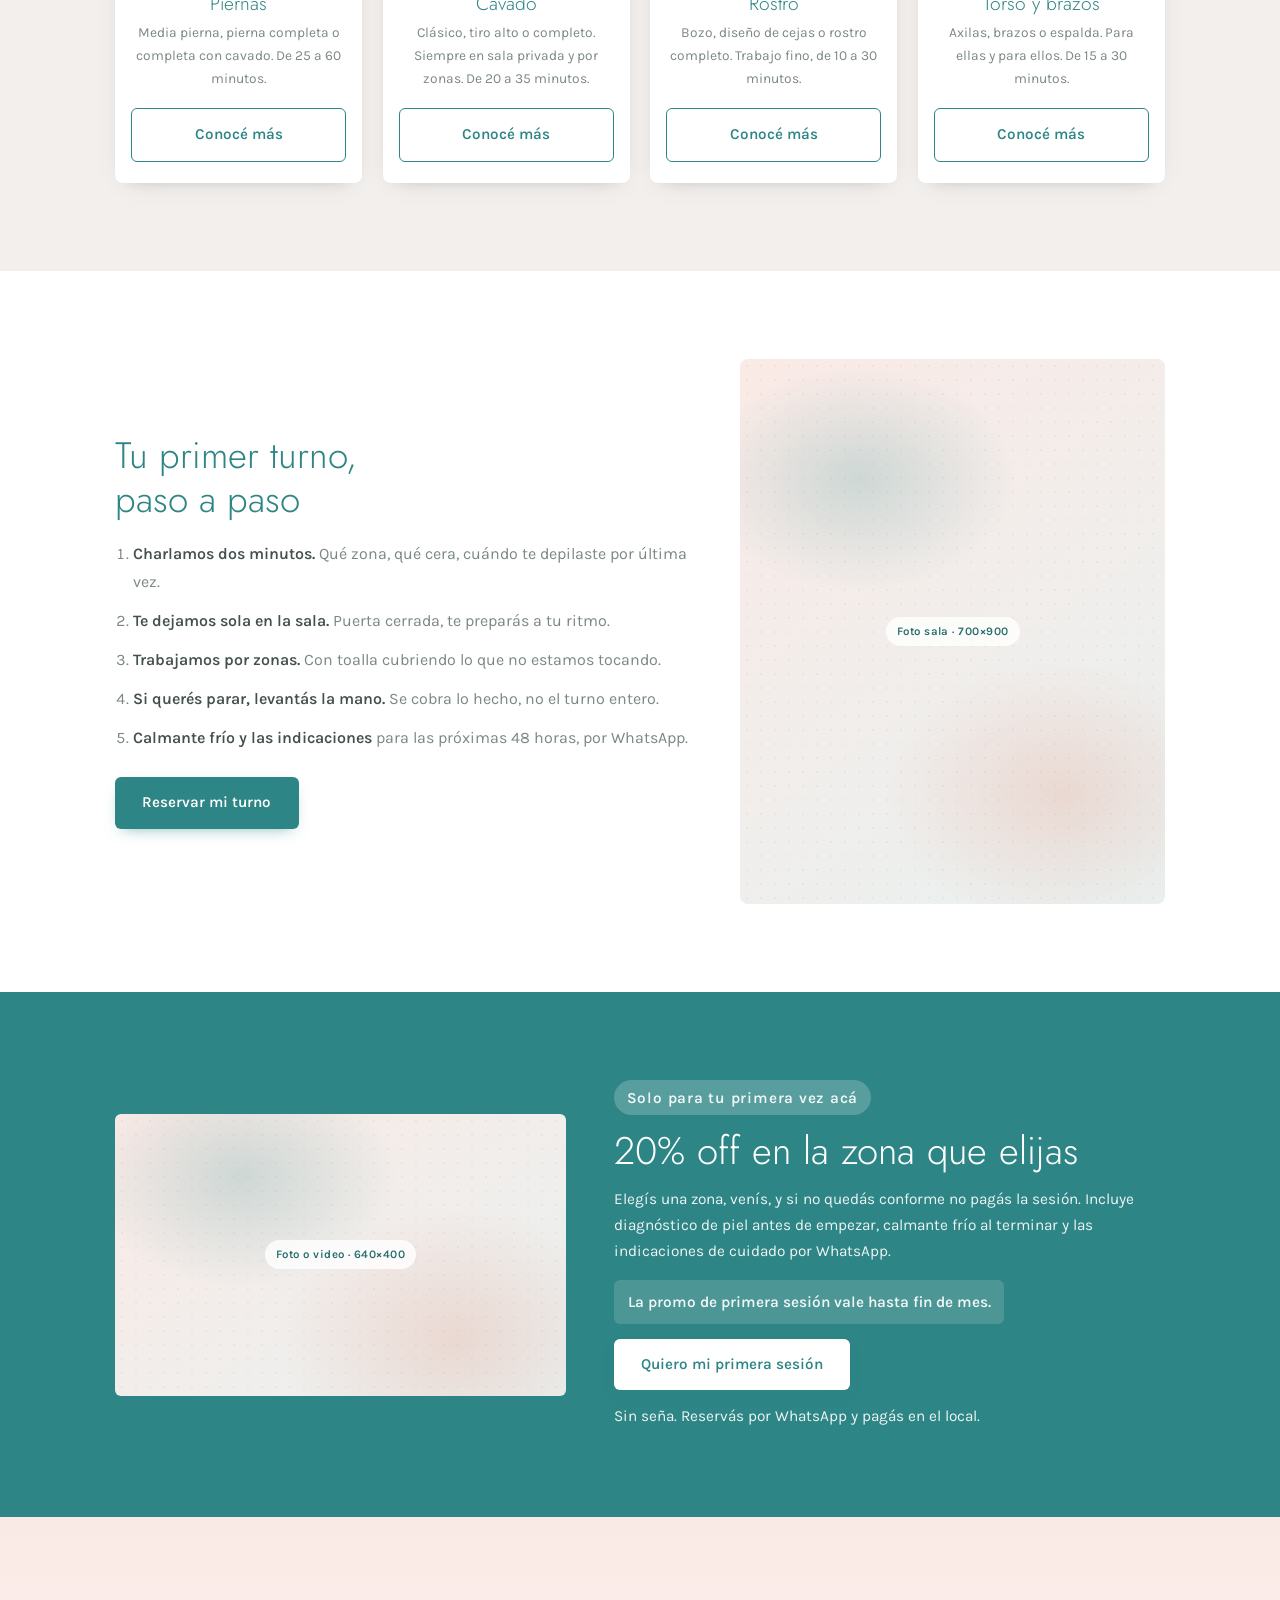
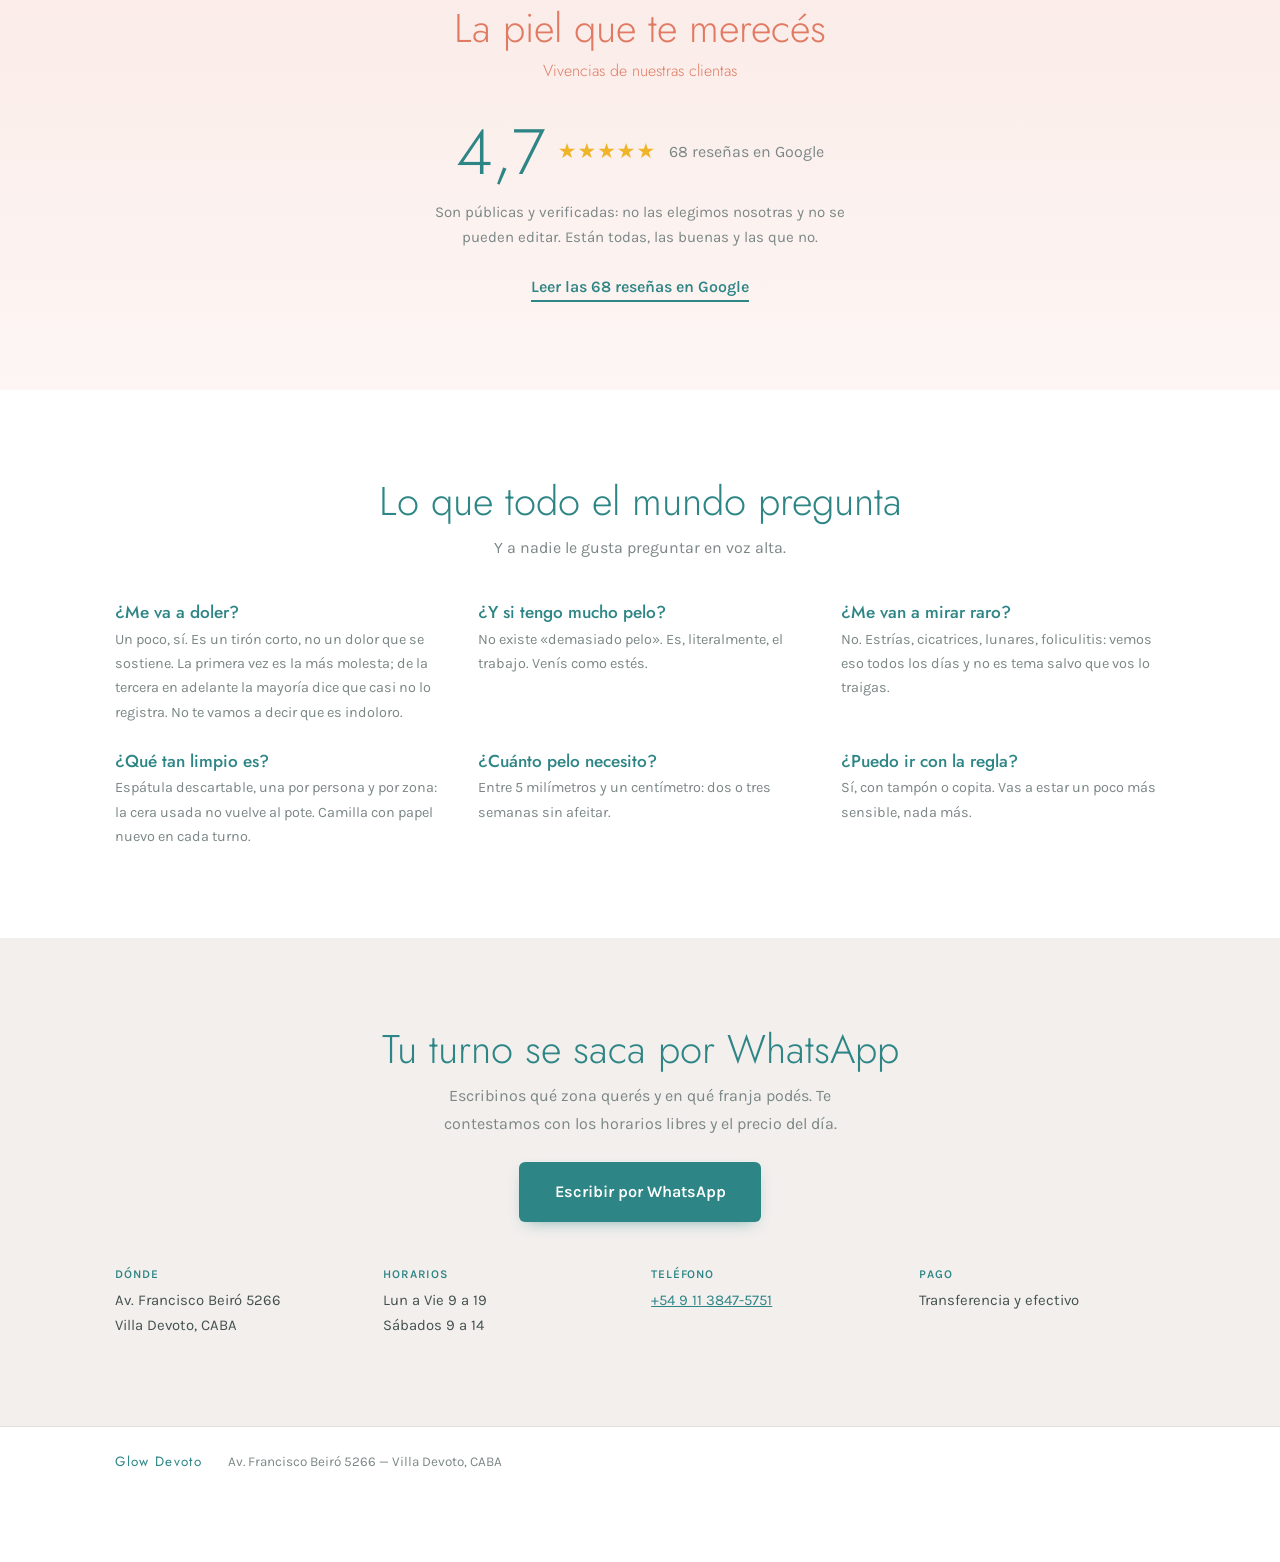
<file: glow-devoto-movil.html>
<!doctype html>
<html lang="es-AR" class="no-js">
<head>
<meta charset="utf-8">
<meta name="viewport" content="width=device-width, initial-scale=1">
<title>Glow Devoto — Depilación con cera en Villa Devoto</title>
<meta name="description" content="Depilación con cera en Av. Francisco Beiró 5266, Villa Devoto. 4,7 ★ en Google. Sala privada y turnos con hora real.">
<meta name="theme-color" content="#2e8585">
<meta property="og:type" content="website">
<meta property="og:title" content="Glow Devoto — Depilación con cera en Villa Devoto">
<meta property="og:description" content="4,7 ★ en Google. Sala privada, turnos con hora real.">
<link rel="preconnect" href="https://fonts.googleapis.com">
<link rel="preconnect" href="https://fonts.gstatic.com" crossorigin>
<link href="https://fonts.googleapis.com/css2?family=Jost:wght@300;400;500;600&family=Karla:wght@300;400;500;600&display=swap" rel="stylesheet">
<style>
/* ═══════════════════════════════════════════════════════
   Glow Devoto — lenguaje visual tipo ALL.ALBA
   Teal + rosa empolvado + coral. Claro, aireado, fotográfico.
   ═══════════════════════════════════════════════════════ */

:root{
  --teal:#2e8585;  --teal-dk:#246b6b;  --teal-lt:#58a3a3;
  --blush:#faeae6; --blush-2:#f3d8d1;
  --coral:#e07a62;
  --soft:#f2efed;  --white:#fff;
  --ink:#43504f;   --ink-2:#7b8786;
  --line:#e6e0dc;

  --disp:"Jost",system-ui,sans-serif;
  --sans:"Karla",system-ui,sans-serif;
  --gut:clamp(1.1rem,4vw,3.5rem);
  --max:72rem;
}
*,*::before,*::after{box-sizing:border-box;}
html{scroll-behavior:smooth;-webkit-text-size-adjust:100%;}
body{
  margin:0;background:var(--white);color:var(--ink);
  font-family:var(--sans);font-size:clamp(.95rem,.92rem+.2vw,1.02rem);
  line-height:1.7;-webkit-font-smoothing:antialiased;overflow-x:hidden;
}
.wrap{width:100%;max-width:var(--max);margin-inline:auto;padding-inline:var(--gut);}
h1,h2,h3{font-family:var(--disp);font-weight:300;line-height:1.18;margin:0;}
p{margin:0 0 1em;}
a{color:inherit;}
.sr{position:absolute;width:1px;height:1px;overflow:hidden;clip:rect(0 0 0 0);}
.skip{position:absolute;left:-9999px;background:var(--teal);color:#fff;padding:.7rem 1.1rem;}
.skip:focus{left:0;top:0;z-index:99;}
:focus-visible{outline:2px solid var(--teal);outline-offset:3px;}

.reveal{opacity:0;transform:translateY(14px);transition:opacity .6s ease,transform .6s cubic-bezier(.22,.61,.36,1);}
.reveal.in{opacity:1;transform:none;}
.reveal[data-split]{opacity:1;transform:none;}
.no-js .reveal{opacity:1;transform:none;}

.st{color:#f0b429;letter-spacing:.05em;font-style:normal;}
.st--lg{font-size:1.3rem;}

section{padding-block:clamp(3rem,7vw,5.5rem);}
.h2c{font-size:clamp(1.7rem,4vw,2.5rem);text-align:center;color:var(--teal);margin:0 0 .5rem;}
.subc{text-align:center;color:var(--ink-2);max-width:48ch;margin:0 auto 2.6rem;}

/* ── Placeholders de foto ── */
.ph{
  position:relative;display:flex;align-items:center;justify-content:center;
  background:
    radial-gradient(14rem 10rem at 28% 22%, rgba(46,133,133,.20), transparent 70%),
    radial-gradient(16rem 12rem at 76% 80%, rgba(224,122,98,.20), transparent 70%),
    linear-gradient(145deg,var(--blush),#e9f1f0);
  overflow:hidden;
}
.ph::after{
  content:"";position:absolute;inset:0;
  background-image:radial-gradient(rgba(67,80,79,.1) 1px,transparent 1px);
  background-size:14px 14px;opacity:.5;
}
.ph__tag{
  position:relative;z-index:1;font-family:var(--sans);font-size:.72rem;font-weight:600;
  letter-spacing:.04em;color:var(--teal-dk);
  background:rgba(255,255,255,.82);padding:.3rem .7rem;border-radius:100px;
}

/* ── Botones ── */
.btn{
  display:inline-block;text-decoration:none;text-align:center;
  background:var(--teal);color:#fff;font-family:var(--sans);font-weight:600;font-size:.95rem;
  padding:.8rem 1.7rem;border-radius:6px;
  transition:background .25s,transform .2s,box-shadow .25s;
  box-shadow:0 6px 16px -8px rgba(46,133,133,.7);
}
.btn:hover{background:var(--teal-dk);transform:translateY(-2px);}
.btn--sm{padding:.55rem 1.1rem;font-size:.86rem;}
.btn--big{padding:1rem 2.2rem;font-size:1.02rem;}
.btn--out{background:transparent;color:var(--teal);border:1px solid var(--teal);box-shadow:none;}
.btn--out:hover{background:var(--teal);color:#fff;}
.btn--light{background:#fff;color:var(--teal);}
.btn--light:hover{background:var(--blush);color:var(--teal-dk);}

/* ── Nav ── */
.nav{position:sticky;top:0;z-index:40;background:rgba(255,255,255,.95);backdrop-filter:blur(10px);border-bottom:1px solid var(--line);}
.nav__in{display:flex;align-items:center;gap:1.4rem;max-width:var(--max);margin-inline:auto;padding:.6rem var(--gut);}
.logo{display:flex;align-items:center;gap:.55rem;text-decoration:none;}
.logo svg{width:34px;height:34px;fill:none;stroke:var(--teal-lt);stroke-width:1.4;}
.logo__t{font-family:var(--disp);font-weight:300;font-size:1.02rem;letter-spacing:.14em;color:var(--teal);line-height:1.1;display:flex;flex-direction:column;}
.logo__t b{font-weight:600;letter-spacing:.1em;}
.logo__t em{font-style:normal;font-size:.56rem;letter-spacing:.12em;color:var(--ink-2);text-transform:lowercase;}
.nav__menu{display:flex;gap:1.3rem;margin-left:auto;font-size:.86rem;}
.nav__menu a{text-decoration:none;color:var(--ink-2);transition:color .2s;}
.nav__menu a:hover{color:var(--teal);}

/* ── Rail social ── */
.rail{position:fixed;right:0;top:46%;z-index:35;display:flex;flex-direction:column;gap:2px;}
.rail a{
  width:38px;height:38px;display:grid;place-items:center;
  background:var(--coral);color:#fff;border-radius:5px 0 0 5px;
  transition:background .2s;
}
.rail a:hover{background:var(--teal);}
.rail svg{width:18px;height:18px;fill:none;stroke:#fff;stroke-width:1.6;stroke-linejoin:round;}

/* ── 1. Hero ── */
.hero{position:relative;padding:0;}
.ph--hero{min-height:clamp(23rem,60vh,34rem);}
.ph--hero .ph__tag{position:absolute;bottom:.9rem;right:.9rem;}
.hero__copy{
  position:absolute;inset:0;display:flex;flex-direction:column;
  align-items:center;justify-content:center;text-align:center;
  padding:1.5rem var(--gut);
}
.hero h1{font-size:clamp(2rem,5.6vw,3.7rem);color:var(--teal);text-shadow:0 2px 18px rgba(255,255,255,.75);}
.hero__sub{font-family:var(--disp);font-weight:300;font-size:clamp(1rem,2.4vw,1.4rem);color:var(--ink);margin:.7rem 0 1.6rem;}
.hero__row{display:flex;flex-direction:column;align-items:center;gap:.9rem;}
.hero__rate{font-size:.88rem;color:var(--ink);background:rgba(255,255,255,.82);padding:.35rem .9rem;border-radius:100px;}
.hero__rate b{font-family:var(--disp);font-size:1.05rem;color:var(--teal);}

/* ── 2. Pilares ── */
.pil{position:relative;color:#fff;isolation:isolate;}
.pil__bg{
  position:absolute;inset:0;z-index:-1;
  background:
    linear-gradient(rgba(46,133,133,.80),rgba(46,133,133,.80)),
    radial-gradient(20rem 16rem at 20% 30%, #f3d8d1, transparent 70%),
    radial-gradient(20rem 16rem at 80% 70%, #cfe4e2, transparent 70%),
    linear-gradient(140deg,#e8d5cf,#cfe0de);
}
.pil__mark{display:grid;place-items:center;margin-bottom:.9rem;}
.pil__mark svg{width:46px;height:46px;fill:none;stroke:rgba(255,255,255,.85);stroke-width:1.2;}
.pil__h{text-align:center;font-size:clamp(1.5rem,3.6vw,2.2rem);margin:0 0 2.6rem;}
.pil__grid{list-style:none;margin:0;padding:0;display:grid;grid-template-columns:repeat(auto-fit,minmax(13rem,1fr));gap:2rem 1.6rem;}
.pil__grid li{text-align:center;}
.ico{width:46px;height:46px;fill:none;stroke:#fff;stroke-width:1.3;stroke-linejoin:round;stroke-linecap:round;margin-bottom:.7rem;}
.pil__grid h3{font-size:1.18rem;font-weight:500;margin:0 0 .4rem;}
.pil__grid p{font-size:.86rem;color:rgba(255,255,255,.9);margin:0;}

/* ── 3. Servicios ── */
.svc{background:var(--soft);}
.svc__grid{display:grid;grid-template-columns:repeat(auto-fit,minmax(14rem,1fr));gap:1.3rem;}
.card{
  background:#fff;border-radius:8px;overflow:hidden;
  display:flex;flex-direction:column;text-align:center;
  box-shadow:0 6px 20px -14px rgba(67,80,79,.6);
}
.ph--card{aspect-ratio:1/1;}
.card h3{font-size:1.2rem;color:var(--teal);margin:1rem .9rem .4rem;}
.card p{font-size:.86rem;color:var(--ink-2);margin:0 1rem 1.1rem;flex:1;}
.card .btn{margin:0 1rem 1.3rem;}

/* ── 4. Cómo es ── */
.how__in{display:grid;grid-template-columns:1.15fr .85fr;gap:clamp(1.5rem,4vw,3.5rem);align-items:center;}
.how h2{font-size:clamp(1.6rem,3.8vw,2.3rem);color:var(--teal);margin:0 0 1.2rem;}
.how__list{margin:0 0 1.6rem;padding-left:1.1rem;}
.how__list li{margin-bottom:.75rem;color:var(--ink-2);}
.how__list b{color:var(--ink);font-weight:600;}
.ph--tall{aspect-ratio:7/9;border-radius:8px;}

/* ── 5. Banda ── */
.band{background:var(--teal);color:#fff;}
.band__in{display:grid;grid-template-columns:.9fr 1.1fr;gap:clamp(1.4rem,4vw,3rem);align-items:center;}
.ph--vid{aspect-ratio:16/10;border-radius:6px;}
.band__flag{display:inline-block;background:rgba(255,255,255,.2);font-size:.76rem;font-weight:600;letter-spacing:.05em;padding:.28rem .8rem;border-radius:100px;margin:0 0 .8rem;}
.band h2{font-size:clamp(1.6rem,4vw,2.4rem);margin:0 0 .8rem;}
.band p{color:rgba(255,255,255,.92);font-size:.96rem;}
.band__scarce{font-weight:600;background:rgba(255,255,255,.14);padding:.55rem .85rem;border-radius:6px;display:inline-block;}
.band__fine{font-size:.82rem;color:rgba(255,255,255,.75);margin:.8rem 0 0;}

/* ── 6. Reseñas ── */
.rev{background:linear-gradient(180deg,var(--blush),#fdf6f4);text-align:center;}
.rev__h{font-size:clamp(1.7rem,4.2vw,2.5rem);color:var(--coral);margin:0 0 .3rem;}
.rev__sub{color:var(--coral);font-family:var(--disp);font-weight:300;margin:0 0 2.2rem;}
.rev__score{display:flex;align-items:center;justify-content:center;gap:.8rem;flex-wrap:wrap;margin-bottom:1rem;}
.rev__big{font-family:var(--disp);font-size:clamp(2.6rem,7vw,4rem);font-weight:300;color:var(--teal);line-height:1;}
.rev__n{color:var(--ink-2);}
.rev__note{max-width:46ch;margin:0 auto 1.4rem;color:var(--ink-2);font-size:.94rem;}
.rev__link{display:inline-block;color:var(--teal);font-weight:600;text-decoration:none;border-bottom:2px solid var(--teal);}

/* ── 7. FAQ ── */
.faq__grid{display:grid;grid-template-columns:repeat(auto-fit,minmax(17rem,1fr));gap:1.6rem 2.4rem;}
.qa h3{font-size:1.08rem;font-weight:500;color:var(--teal);margin:0 0 .3rem;}
.qa p{font-size:.9rem;color:var(--ink-2);margin:0;}

/* ── 8. Contacto ── */
.cta2{background:var(--soft);text-align:center;}
.cta2 h2{font-size:clamp(1.7rem,4.2vw,2.5rem);color:var(--teal);margin:0 0 .6rem;}
.cta2 > .wrap > p{max-width:44ch;margin:0 auto 1.6rem;color:var(--ink-2);}
.cta2__dl{display:grid;grid-template-columns:repeat(auto-fit,minmax(11rem,1fr));gap:1.4rem;margin:2.6rem 0 0;text-align:left;}
.cta2__dl dt{font-size:.74rem;letter-spacing:.07em;text-transform:uppercase;color:var(--teal);font-weight:600;margin-bottom:.25rem;}
.cta2__dl dd{margin:0;font-size:.93rem;}
.cta2__dl a{color:var(--teal);}

.foot{border-top:1px solid var(--line);padding:1.5rem 0 5.5rem;}
.foot__in{display:flex;flex-wrap:wrap;gap:.4rem 1.6rem;align-items:center;font-size:.84rem;color:var(--ink-2);}
.foot__m{font-family:var(--disp);letter-spacing:.1em;color:var(--teal);}

/* ── Dock móvil ── */
.dock{
  position:fixed;left:0;right:0;bottom:0;z-index:50;display:none;gap:.45rem;
  padding:.55rem .6rem calc(.55rem + env(safe-area-inset-bottom));
  background:rgba(255,255,255,.97);backdrop-filter:blur(12px);border-top:1px solid var(--line);
}
.dock__a{flex:1;text-align:center;text-decoration:none;font-weight:600;font-size:.84rem;
  padding:.72rem .3rem;border-radius:6px;border:1px solid var(--line);color:var(--ink);}
.dock__a--main{flex:1.7;background:var(--teal);color:#fff;border-color:var(--teal);}

@media (max-width:860px){
  .nav__menu{display:none;}
  .rail{display:none;}
  .dock{display:flex;}
  .how__in,.band__in{grid-template-columns:1fr;}
  .band__in .ph--vid{order:-1;}
  .cta2__dl{text-align:center;}
  .btn--big{display:block;width:100%;}
  .hero__row{width:100%;}
}
@media (prefers-reduced-motion:reduce){html{scroll-behavior:auto;}}

</style>
<script type="application/ld+json">
{"@context":"https://schema.org","@type":"HealthAndBeautyBusiness","name":"Glow Devoto",
"address":{"@type":"PostalAddress","streetAddress":"Av. Francisco Beiró 5266","addressLocality":"Villa Devoto","addressRegion":"CABA","postalCode":"C1419","addressCountry":"AR"},
"telephone":"+5491138475751","aggregateRating":{"@type":"AggregateRating","ratingValue":"4.7","reviewCount":"68"}}
</script>
</head>
<body>
<a class="skip" href="#servicios">Saltar al contenido</a>

<!-- ═══ NAV ═══ -->
<header class="nav">
  <div class="nav__in">
    <a class="logo" href="#top">
      <svg viewBox="0 0 34 34" aria-hidden="true"><circle cx="13" cy="17" r="8.5"/><circle cx="21" cy="17" r="8.5"/></svg>
      <span class="logo__t">GLOW<b>DEVOTO</b><em>cuidamos tu piel</em></span>
    </a>
    <nav class="nav__menu" aria-label="Principal">
      <a href="#pilares">Quiénes somos</a>
      <a href="#servicios">Servicios</a>
      <a href="#primera">Primera vez</a>
      <a href="#contacto">Contacto</a>
    </nav>
    <a class="btn btn--sm" href="https://wa.me/5491138475751?text=Hola%20Glow%20Devoto%2C%20quiero%20un%20turno." target="_blank" rel="noopener">Quiero un turno</a>
  </div>
</header>

<!-- Columna social flotante -->
<aside class="rail" aria-label="Contacto rápido">
  <a href="https://wa.me/5491138475751" target="_blank" rel="noopener" title="WhatsApp"><svg viewBox="0 0 24 24" aria-hidden="true"><path d="M12 2a10 10 0 0 0-8.6 15.1L2 22l5-1.4A10 10 0 1 0 12 2z"/></svg><span class="sr">WhatsApp</span></a>
  <a href="tel:+5491138475751" title="Llamar"><svg viewBox="0 0 24 24" aria-hidden="true"><path d="M5 4h4l2 5-2.5 1.5a11 11 0 0 0 5 5L15 13l5 2v4a1 1 0 0 1-1 1A16 16 0 0 1 4 5a1 1 0 0 1 1-1z"/></svg><span class="sr">Llamar</span></a>
  <a href="https://www.google.com/maps/search/?api=1&query=Av.+Francisco+Beir%C3%B3+5266,+C1419+CABA" target="_blank" rel="noopener" title="Cómo llegar"><svg viewBox="0 0 24 24" aria-hidden="true"><path d="M12 2a7 7 0 0 0-7 7c0 5 7 13 7 13s7-8 7-13a7 7 0 0 0-7-7z"/><circle cx="12" cy="9" r="2.5"/></svg><span class="sr">Mapa</span></a>
</aside>

<!-- ═══ 1. HERO ═══ -->
<section class="hero" id="top">
  <div class="ph ph--hero" role="img" aria-label="Foto del espacio de Glow Devoto">
    <span class="ph__tag">Foto hero · 1600×900</span>
  </div>
  <div class="hero__copy">
    <h1>Dale a tu piel<br>un cuidado que se nota</h1>
    <p class="hero__sub">Depilación con cera en Villa Devoto</p>
    <div class="hero__row">
      <a class="btn btn--big" href="https://wa.me/5491138475751?text=Hola%20Glow%20Devoto%2C%20quiero%20mi%20primera%20sesi%C3%B3n." target="_blank" rel="noopener">Reservar mi turno</a>
      <span class="hero__rate"><b>4,7</b> <i class="st">★★★★★</i> 68 reseñas en Google</span>
    </div>
  </div>
</section>

<!-- ═══ 2. PILARES ═══ -->
<section class="pil" id="pilares">
  <div class="pil__bg" aria-hidden="true"></div>
  <div class="wrap">
    <div class="pil__mark" aria-hidden="true">
      <svg viewBox="0 0 34 34"><circle cx="13" cy="17" r="8.5"/><circle cx="21" cy="17" r="8.5"/></svg>
    </div>
    <h2 class="pil__h">Los 4 pilares que sostienen nuestro trabajo</h2>

    <ul class="pil__grid">
      <li class="reveal">
        <svg class="ico" viewBox="0 0 48 48" aria-hidden="true"><path d="M24 40S10 31 10 21a7 7 0 0 1 14-3 7 7 0 0 1 14 3c0 10-14 19-14 19z"/></svg>
        <h3>Calidez</h3>
        <p>Atención humana y personalizada, centrada en lo que vos necesitás</p>
      </li>
      <li class="reveal">
        <svg class="ico" viewBox="0 0 48 48" aria-hidden="true"><path d="M24 8l4.6 9.4 10.4 1.5-7.5 7.3 1.8 10.3L24 31.6l-9.3 4.9 1.8-10.3-7.5-7.3 10.4-1.5z"/></svg>
        <h3>Calidad</h3>
        <p>Trabajamos con ceras y productos de primera línea, nada improvisado</p>
      </li>
      <li class="reveal">
        <svg class="ico" viewBox="0 0 48 48" aria-hidden="true"><rect x="13" y="9" width="22" height="30" rx="3"/><path d="M19 18h10M19 24h10M19 30h6"/></svg>
        <h3>Profesionalismo</h3>
        <p>Material descartable, protocolo de higiene y formación actualizada</p>
      </li>
      <li class="reveal">
        <svg class="ico" viewBox="0 0 48 48" aria-hidden="true"><circle cx="19" cy="24" r="9"/><circle cx="29" cy="24" r="9"/></svg>
        <h3>Respeto</h3>
        <p>Sala privada y tu ritmo. Si querés parar, se para y no hay que explicar nada</p>
      </li>
    </ul>
  </div>
</section>

<!-- ═══ 3. SERVICIOS ═══ -->
<section class="svc" id="servicios">
  <div class="wrap">
    <h2 class="h2c">Nuestros 4 caminos</h2>
    <p class="subc">Elegí la zona. Si venís por varias, los tiempos se suman y te damos el turno completo.</p>

    <div class="svc__grid">
      <article class="card reveal">
        <div class="ph ph--card" role="img" aria-label="Foto piernas"><span class="ph__tag">Foto · 600×600</span></div>
        <h3>Piernas</h3>
        <p>Media pierna, pierna completa o completa con cavado. De 25 a 60 minutos.</p>
        <a class="btn btn--out" href="https://wa.me/5491138475751?text=Hola%2C%20quiero%20turno%20para%20piernas." target="_blank" rel="noopener">Conocé más</a>
      </article>
      <article class="card reveal">
        <div class="ph ph--card" role="img" aria-label="Foto cavado"><span class="ph__tag">Foto · 600×600</span></div>
        <h3>Cavado</h3>
        <p>Clásico, tiro alto o completo. Siempre en sala privada y por zonas. De 20 a 35 minutos.</p>
        <a class="btn btn--out" href="https://wa.me/5491138475751?text=Hola%2C%20quiero%20turno%20para%20cavado." target="_blank" rel="noopener">Conocé más</a>
      </article>
      <article class="card reveal">
        <div class="ph ph--card" role="img" aria-label="Foto rostro"><span class="ph__tag">Foto · 600×600</span></div>
        <h3>Rostro</h3>
        <p>Bozo, diseño de cejas o rostro completo. Trabajo fino, de 10 a 30 minutos.</p>
        <a class="btn btn--out" href="https://wa.me/5491138475751?text=Hola%2C%20quiero%20turno%20para%20rostro." target="_blank" rel="noopener">Conocé más</a>
      </article>
      <article class="card reveal">
        <div class="ph ph--card" role="img" aria-label="Foto torso y brazos"><span class="ph__tag">Foto · 600×600</span></div>
        <h3>Torso y brazos</h3>
        <p>Axilas, brazos o espalda. Para ellas y para ellos. De 15 a 30 minutos.</p>
        <a class="btn btn--out" href="https://wa.me/5491138475751?text=Hola%2C%20quiero%20turno%20para%20torso%20o%20brazos." target="_blank" rel="noopener">Conocé más</a>
      </article>
    </div>
  </div>
</section>

<!-- ═══ 4. CÓMO ES ═══ -->
<section class="how">
  <div class="wrap how__in">
    <div class="how__txt">
      <h2>Tu primer turno,<br>paso a paso</h2>
      <ol class="how__list">
        <li><b>Charlamos dos minutos.</b> Qué zona, qué cera, cuándo te depilaste por última vez.</li>
        <li><b>Te dejamos sola en la sala.</b> Puerta cerrada, te preparás a tu ritmo.</li>
        <li><b>Trabajamos por zonas.</b> Con toalla cubriendo lo que no estamos tocando.</li>
        <li><b>Si querés parar, levantás la mano.</b> Se cobra lo hecho, no el turno entero.</li>
        <li><b>Calmante frío y las indicaciones</b> para las próximas 48 horas, por WhatsApp.</li>
      </ol>
      <a class="btn" href="https://wa.me/5491138475751?text=Hola%2C%20quiero%20reservar%20un%20turno." target="_blank" rel="noopener">Reservar mi turno</a>
    </div>
    <div class="ph ph--tall" role="img" aria-label="Foto de la sala"><span class="ph__tag">Foto sala · 700×900</span></div>
  </div>
</section>

<!-- ═══ 5. BANDA OFERTA ═══ -->
<section class="band">
  <div class="wrap band__in">
    <div class="ph ph--vid" role="img" aria-label="Foto o video de presentación"><span class="ph__tag">Foto o video · 640×400</span></div>
    <div class="band__txt">
      <p class="band__flag">Solo para tu primera vez acá</p>
      <h2>20% off en la zona que elijas</h2>
      <p>Elegís una zona, venís, y si no quedás conforme no pagás la sesión. Incluye diagnóstico
        de piel antes de empezar, calmante frío al terminar y las indicaciones de cuidado por
        WhatsApp.</p>
      <p class="band__scarce">La promo de primera sesión vale hasta fin de mes.</p>
      <a class="btn btn--light" href="https://wa.me/5491138475751?text=Hola%2C%20quiero%20la%20promo%20de%20primera%20sesi%C3%B3n." target="_blank" rel="noopener">Quiero mi primera sesión</a>
      <p class="band__fine">Sin seña. Reservás por WhatsApp y pagás en el local.</p>
    </div>
  </div>
</section>

<!-- ═══ 6. RESEÑAS ═══ -->
<section class="rev">
  <div class="wrap">
    <h2 class="rev__h">La piel que te merecés</h2>
    <p class="rev__sub">Vivencias de nuestras clientas</p>

    <div class="rev__score">
      <span class="rev__big">4,7</span>
      <span class="st st--lg">★★★★★</span>
      <span class="rev__n">68 reseñas en Google</span>
    </div>
    <p class="rev__note">Son públicas y verificadas: no las elegimos nosotras y no se pueden
      editar. Están todas, las buenas y las que no.</p>
    <a class="rev__link" href="https://www.google.com/maps/search/?api=1&query=Glow+Devoto+Av.+Francisco+Beir%C3%B3+5266,+C1419+CABA" target="_blank" rel="noopener">Leer las 68 reseñas en Google</a>
  </div>
</section>

<!-- ═══ 7. PRIMERA VEZ ═══ -->
<section class="faq" id="primera">
  <div class="wrap">
    <h2 class="h2c">Lo que todo el mundo pregunta</h2>
    <p class="subc">Y a nadie le gusta preguntar en voz alta.</p>
    <div class="faq__grid">
      <article class="qa reveal"><h3>¿Me va a doler?</h3><p>Un poco, sí. Es un tirón corto, no un dolor que se sostiene. La primera vez es la más molesta; de la tercera en adelante la mayoría dice que casi no lo registra. No te vamos a decir que es indoloro.</p></article>
      <article class="qa reveal"><h3>¿Y si tengo mucho pelo?</h3><p>No existe «demasiado pelo». Es, literalmente, el trabajo. Venís como estés.</p></article>
      <article class="qa reveal"><h3>¿Me van a mirar raro?</h3><p>No. Estrías, cicatrices, lunares, foliculitis: vemos eso todos los días y no es tema salvo que vos lo traigas.</p></article>
      <article class="qa reveal"><h3>¿Qué tan limpio es?</h3><p>Espátula descartable, una por persona y por zona: la cera usada no vuelve al pote. Camilla con papel nuevo en cada turno.</p></article>
      <article class="qa reveal"><h3>¿Cuánto pelo necesito?</h3><p>Entre 5 milímetros y un centímetro: dos o tres semanas sin afeitar.</p></article>
      <article class="qa reveal"><h3>¿Puedo ir con la regla?</h3><p>Sí, con tampón o copita. Vas a estar un poco más sensible, nada más.</p></article>
    </div>
  </div>
</section>

<!-- ═══ 8. CONTACTO ═══ -->
<section class="cta2" id="contacto">
  <div class="wrap cta2__in">
    <h2>Tu turno se saca por WhatsApp</h2>
    <p>Escribinos qué zona querés y en qué franja podés. Te contestamos con los horarios libres
      y el precio del día.</p>
    <a class="btn btn--big" href="https://wa.me/5491138475751?text=Hola%20Glow%20Devoto%2C%20quiero%20mi%20turno." target="_blank" rel="noopener">Escribir por WhatsApp</a>
    <dl class="cta2__dl">
      <div><dt>Dónde</dt><dd>Av. Francisco Beiró 5266<br>Villa Devoto, CABA</dd></div>
      <div><dt>Horarios</dt><dd>Lun a Vie 9 a 19<br>Sábados 9 a 14</dd></div>
      <div><dt>Teléfono</dt><dd><a href="tel:+5491138475751">+54 9 11 3847-5751</a></dd></div>
      <div><dt>Pago</dt><dd>Transferencia y efectivo</dd></div>
    </dl>
  </div>
</section>

<footer class="foot">
  <div class="wrap foot__in">
    <span class="foot__m">Glow Devoto</span>
    <span>Av. Francisco Beiró 5266 — Villa Devoto, CABA</span>
  </div>
</footer>

<nav class="dock" aria-label="Acciones rápidas">
  <a class="dock__a dock__a--main" href="https://wa.me/5491138475751?text=Hola%2C%20quiero%20un%20turno." target="_blank" rel="noopener">Reservar turno</a>
  <a class="dock__a" href="tel:+5491138475751">Llamar</a>
  <a class="dock__a" href="https://www.google.com/maps/search/?api=1&query=Av.+Francisco+Beir%C3%B3+5266,+C1419+CABA" target="_blank" rel="noopener">Llegar</a>
</nav>

<script>
/* ══════════════════════════════════════════════════════════════════
   Glow Devoto — main.js
   Patrón IIFE clásico (sin ES modules: rompen en file:// y en cache).
   Cada init va envuelto: si uno falla, los demás siguen vivos.
   ══════════════════════════════════════════════════════════════════ */
(function () {
  'use strict';

  document.documentElement.classList.remove('no-js');

  function safe(fn, name) {
    try { fn(); }
    catch (e) { console.warn('[glow] init falló:', name, e); }
  }

  /* ── 3. Reveal al hacer scroll ──────────────────────────────────
     Umbral bajo (0.05) para que dispare apenas asoma, y red de
     seguridad a los 6s: nada puede quedar invisible para siempre. */
  function initReveal() {
    var items = Array.prototype.slice.call(document.querySelectorAll('.reveal'));
    if (!items.length) return;

    function showAll() {
      items.forEach(function (n) { n.classList.add('in'); });
    }

    if (!('IntersectionObserver' in window)) { showAll(); return; }

    var io = new IntersectionObserver(function (entries) {
      entries.forEach(function (en) {
        if (!en.isIntersecting) return;
        var n = en.target;
        var sibs = n.parentElement ? Array.prototype.slice.call(n.parentElement.children) : [n];
        var i = Math.max(0, sibs.indexOf(n));
        n.style.transitionDelay = Math.min(i * 70, 350) + 'ms';
        n.classList.add('in');
        io.unobserve(n);
      });
    }, { threshold: 0.05, rootMargin: '0px 0px -8% 0px' });

    items.forEach(function (n) { io.observe(n); });

    setTimeout(showAll, 6000);   // red de seguridad obligatoria
  }

  /* ── 4. Anclas con scroll nativo ────────────────────────────────
     Sin Lenis: es frágil entre configuraciones de Windows.        */
  function initAnchors() {
    document.addEventListener('click', function (e) {
      var a = e.target.closest && e.target.closest('a[href^="#"]');
      if (!a) return;
      var id = a.getAttribute('href');
      if (!id || id === '#') return;
      var t = document.querySelector(id);
      if (!t) return;
      e.preventDefault();
      var top = t.getBoundingClientRect().top + window.pageYOffset - 12;
      window.scrollTo({ top: top, behavior: 'smooth' });
    });
  }

  function boot() {
    safe(initReveal,  'reveal');
    safe(initAnchors, 'anchors');
  }

  if (document.readyState === 'loading') {
    document.addEventListener('DOMContentLoaded', boot);
  } else { boot(); }
})();

</script>
</body>
</html>
</file>
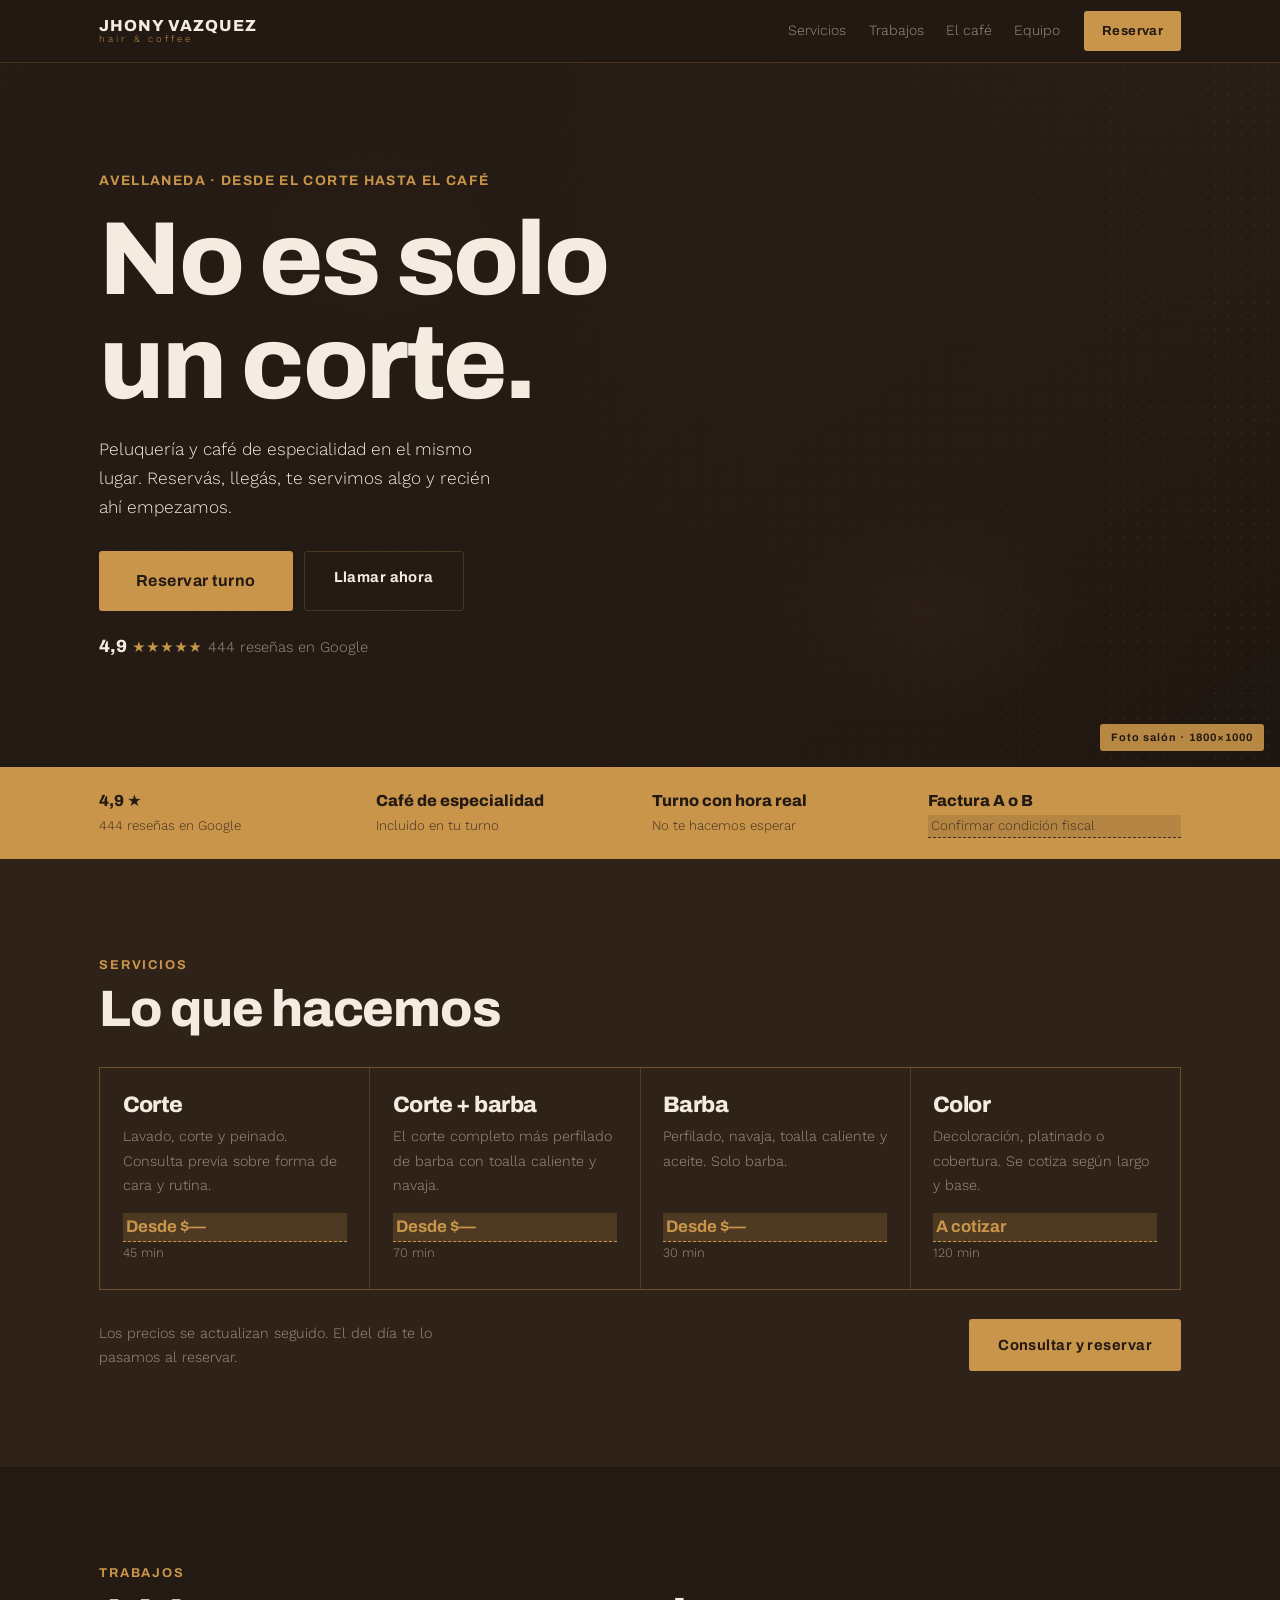
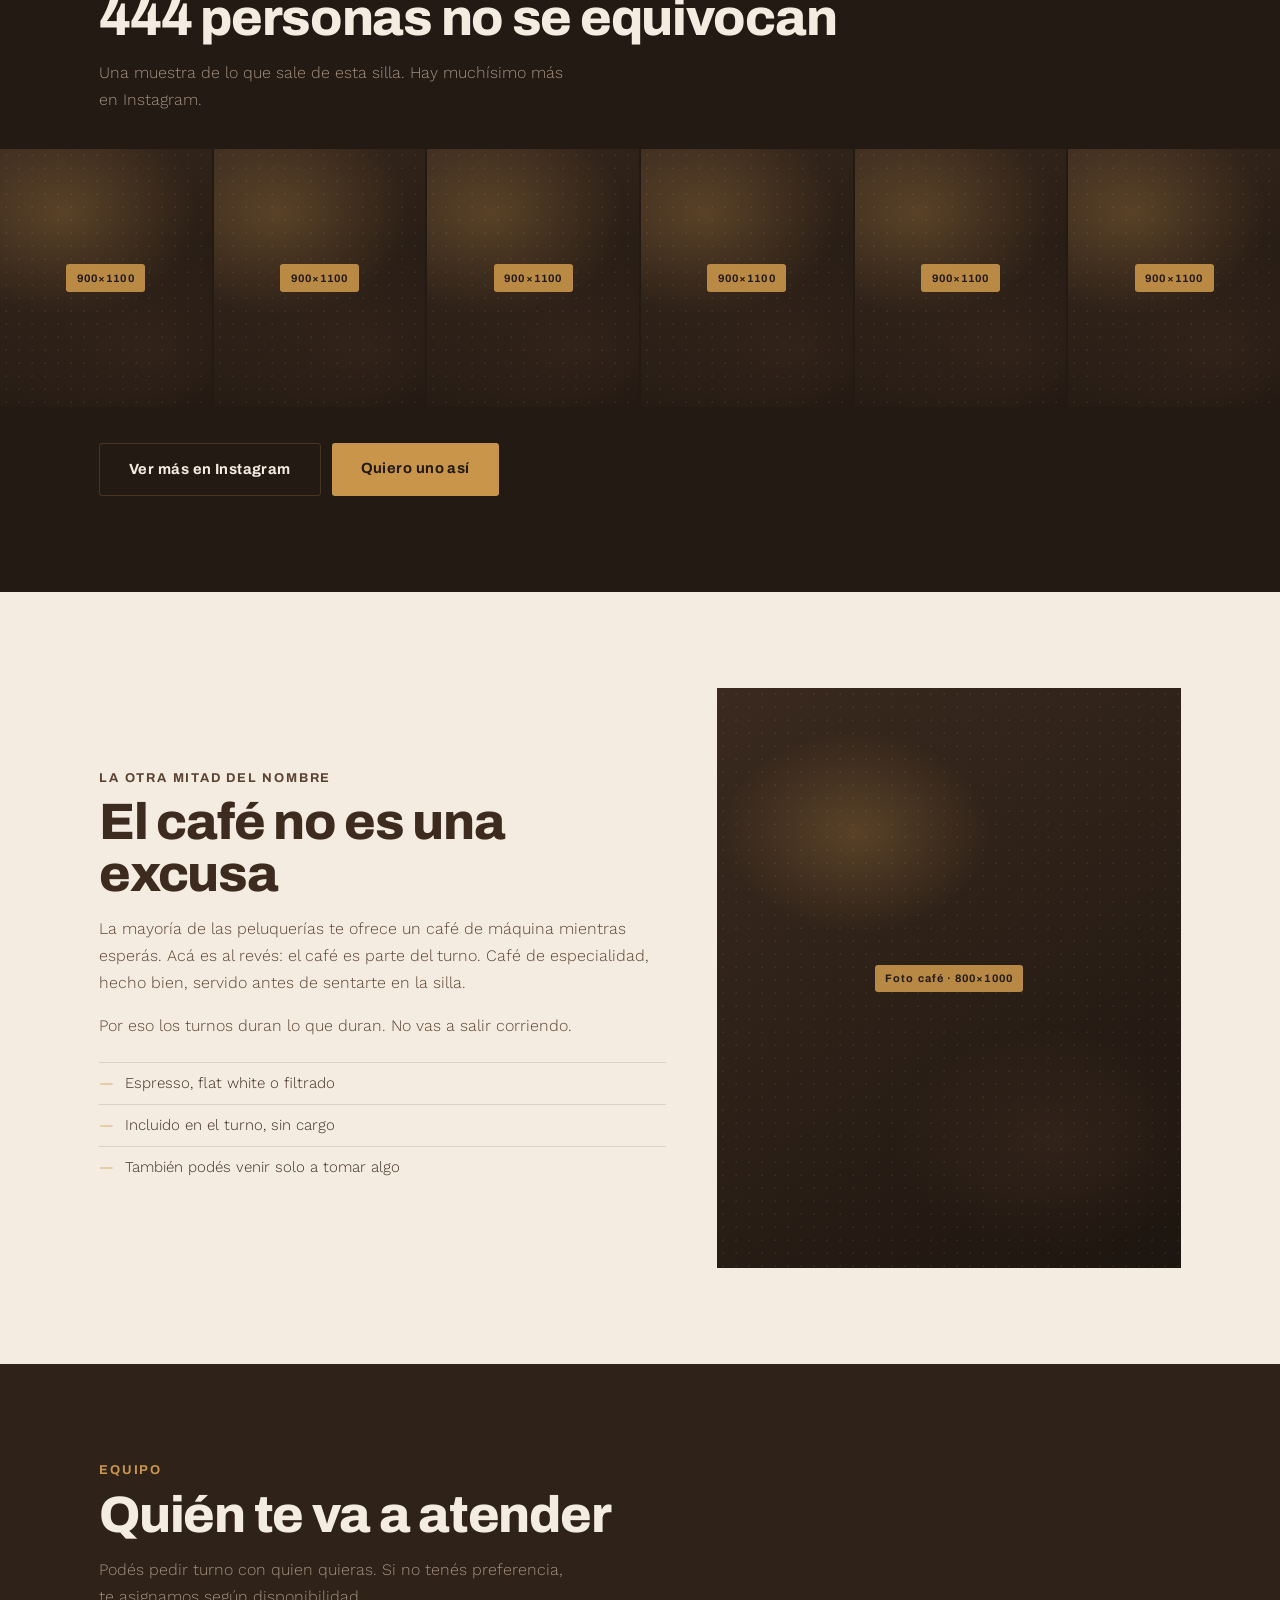
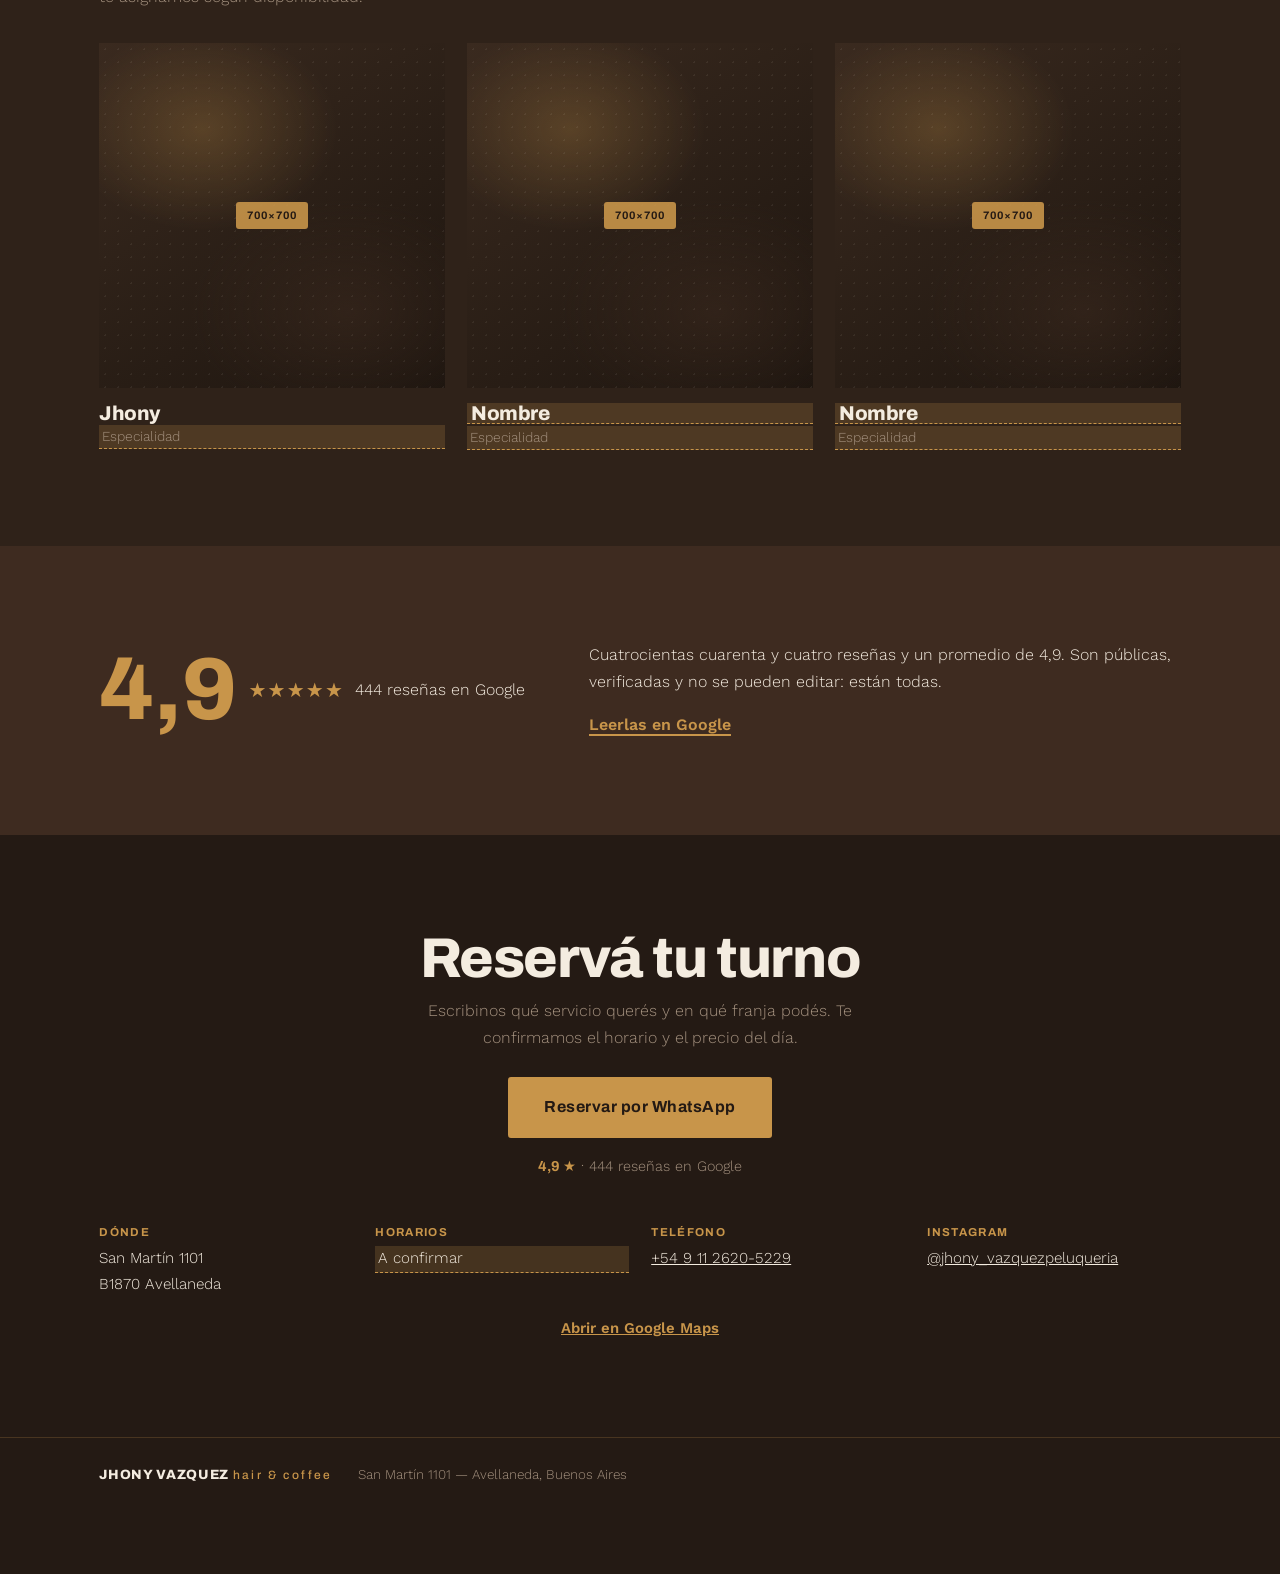
<file: jhony-vazquez-movil.html>
<!doctype html>
<html lang="es-AR" class="no-js">
<head>
<meta charset="utf-8">
<meta name="viewport" content="width=device-width, initial-scale=1">
<title>Jhony Vazquez — Hair &amp; Coffee | Peluquería en Avellaneda</title>
<meta name="description" content="Peluquería y café en San Martín 1101, Avellaneda. 4,9 ★ con 444 reseñas en Google. Reservá tu turno online.">
<meta name="theme-color" content="#241a14">
<meta property="og:type" content="website">
<meta property="og:title" content="Jhony Vazquez — Hair & Coffee">
<meta property="og:description" content="Peluquería y café en Avellaneda. 4,9 ★ con 444 reseñas.">
<link rel="preconnect" href="https://fonts.googleapis.com">
<link rel="preconnect" href="https://fonts.gstatic.com" crossorigin>
<link href="https://fonts.googleapis.com/css2?family=Archivo:wght@500;700;800&family=Work+Sans:wght@300;400;500;600&display=swap" rel="stylesheet">
<style>
/* ══════════════════════════════════════════════════
   Jhony Vazquez — Hair & Coffee, Avellaneda
   Espresso + crema + latón. Tres colores, como manda el rubro.
   ══════════════════════════════════════════════════ */
:root{
  --esp:#241a14;      /* espresso, base oscura */
  --esp-2:#2f2219;
  --coffee:#3e2b20;
  --cream:#f4ece0;    /* latte */
  --cream-2:#e7dac6;
  --brass:#c8954a;    /* el único acento */
  --brass-l:#dfb36a;
  --mut:#a4917f;
  --line:rgba(200,149,74,.22);

  --disp:"Archivo",system-ui,sans-serif;
  --sans:"Work Sans",system-ui,sans-serif;
  --gut:clamp(1.1rem,4vw,3.5rem);
  --max:74rem;
}
*,*::before,*::after{box-sizing:border-box;}
html{scroll-behavior:smooth;-webkit-text-size-adjust:100%;}
body{margin:0;background:var(--esp);color:var(--cream);font-family:var(--sans);
  font-weight:300;font-size:clamp(.98rem,.94rem+.22vw,1.06rem);line-height:1.68;
  -webkit-font-smoothing:antialiased;overflow-x:hidden;}
.wrap{width:100%;max-width:var(--max);margin-inline:auto;padding-inline:var(--gut);}
h1,h2,h3{font-family:var(--disp);font-weight:800;line-height:1;margin:0;letter-spacing:-.025em;}
p{margin:0 0 1em;max-width:60ch;}
a{color:inherit;}
.skip{position:absolute;left:-9999px;background:var(--brass);color:var(--esp);padding:.7rem 1.1rem;}
.skip:focus{left:0;top:0;z-index:99;}
:focus-visible{outline:2px solid var(--brass);outline-offset:3px;}
section{padding-block:clamp(3.2rem,8vw,6rem);}
.h2{font-size:clamp(1.9rem,5vw,3.2rem);margin:0 0 1rem;}
.kick{color:var(--brass);font-family:var(--disp);font-weight:700;font-size:.8rem;
  letter-spacing:.14em;text-transform:uppercase;margin:0 0 .5rem;}
.kick--br{color:var(--coffee);}
.st{color:var(--brass);letter-spacing:.06em;}
.st--l{font-size:1.25rem;}
[data-editar]{background:rgba(200,149,74,.2);border-bottom:1px dashed var(--brass);padding:0 .2em;}

.reveal{opacity:0;transform:translateY(14px);transition:opacity .6s ease,transform .6s cubic-bezier(.22,.61,.36,1);}
.reveal.in{opacity:1;transform:none;}
.reveal[data-split]{opacity:1;transform:none;}
.no-js .reveal{opacity:1;transform:none;}

/* Placeholders de foto */
.ph{position:relative;display:flex;align-items:center;justify-content:center;overflow:hidden;
  background:radial-gradient(12rem 9rem at 30% 25%,rgba(200,149,74,.26),transparent 70%),
    radial-gradient(14rem 10rem at 72% 78%,rgba(62,43,32,.5),transparent 70%),
    linear-gradient(145deg,#3a2a1f,#1d150f);}
.ph::after{content:"";position:absolute;inset:0;
  background-image:radial-gradient(rgba(244,236,224,.07) 1px,transparent 1px);background-size:13px 13px;}
.tag{position:relative;z-index:1;font-family:var(--disp);font-weight:700;font-size:.68rem;
  letter-spacing:.1em;color:var(--esp);background:rgba(200,149,74,.9);padding:.28rem .66rem;border-radius:3px;}

/* Botones */
.btn{display:inline-block;text-decoration:none;text-align:center;background:var(--brass);
  color:var(--esp);font-family:var(--disp);font-weight:700;font-size:.92rem;letter-spacing:.03em;
  padding:.85rem 1.8rem;border-radius:3px;transition:background .22s,transform .2s;}
.btn:hover{background:var(--brass-l);transform:translateY(-2px);}
.btn--sm{padding:.55rem 1.1rem;font-size:.82rem;}
.btn--big{padding:1.05rem 2.3rem;font-size:1rem;}
.btn--gho{background:transparent;color:var(--cream);border:1px solid var(--line);}
.btn--gho:hover{background:rgba(200,149,74,.12);border-color:var(--brass);}

/* Nav */
.nav{position:sticky;top:0;z-index:40;background:rgba(36,26,20,.94);backdrop-filter:blur(10px);border-bottom:1px solid var(--line);}
.nav__in{display:flex;align-items:center;gap:1.5rem;max-width:var(--max);margin-inline:auto;padding:.7rem var(--gut);}
.logo{text-decoration:none;display:flex;flex-direction:column;line-height:1.05;}
.logo b{font-family:var(--disp);font-weight:800;font-size:1rem;letter-spacing:.06em;}
.logo em{font-style:normal;font-size:.6rem;letter-spacing:.3em;color:var(--brass);}
.nav__m{display:flex;gap:1.4rem;margin-left:auto;font-size:.88rem;}
.nav__m a{text-decoration:none;color:var(--mut);transition:color .2s;}
.nav__m a:hover{color:var(--cream);}

/* Hero */
.hero{position:relative;padding:0;min-height:clamp(30rem,82vh,44rem);display:flex;}
.ph--hero{position:absolute;inset:0;}
.ph--hero .tag{position:absolute;bottom:1rem;right:1rem;}
.hero__in{position:relative;z-index:2;margin:auto 0;width:100%;max-width:var(--max);
  margin-inline:auto;padding:3rem var(--gut);}
.hero::before{content:"";position:absolute;inset:0;z-index:1;
  background:linear-gradient(100deg,rgba(36,26,20,.93) 38%,rgba(36,26,20,.55) 70%,transparent);}
.hero__k{color:var(--brass);font-size:.86rem;letter-spacing:.1em;text-transform:uppercase;
  font-family:var(--disp);font-weight:700;margin:0 0 1rem;}
.hero h1{font-size:clamp(3rem,10vw,6.5rem);margin:0 0 1.2rem;}
.hero__s{font-size:1.08rem;max-width:40ch;margin:0 0 1.8rem;color:var(--cream);}
.hero__act{display:flex;gap:.7rem;flex-wrap:wrap;margin-bottom:1.3rem;}
.hero__pr{font-size:.92rem;color:var(--mut);margin:0;}
.hero__pr b{font-family:var(--disp);font-weight:800;color:var(--cream);font-size:1.1rem;}

/* Tira */
.strip{background:var(--brass);color:var(--esp);padding-block:1.3rem;}
.strip ul{list-style:none;margin:0 auto;padding-inline:var(--gut);max-width:var(--max);
  display:grid;grid-template-columns:repeat(auto-fit,minmax(10rem,1fr));gap:.9rem 1.5rem;}
.strip li{display:flex;flex-direction:column;font-size:.83rem;}
.strip b{font-family:var(--disp);font-weight:800;font-size:1rem;}
.strip span{opacity:.82;}
.strip [data-editar]{background:rgba(36,26,20,.14);border-bottom-color:var(--esp);}

/* Servicios */
.svc{background:var(--esp-2);}
.svc__g{display:grid;grid-template-columns:repeat(auto-fit,minmax(15rem,1fr));gap:1px;
  background:var(--line);border:1px solid var(--line);margin-top:2rem;}
.s{background:var(--esp-2);padding:1.6rem 1.4rem;display:flex;flex-direction:column;}
.s h3{font-size:1.4rem;margin:0 0 .5rem;}
.s p{font-size:.9rem;color:var(--mut);flex:1;margin:0 0 1rem;}
.s__p{font-family:var(--disp);font-weight:700;color:var(--brass);font-size:1.05rem;}
.s__t{font-size:.8rem;color:var(--mut);}
.svc__cta{display:flex;align-items:center;justify-content:space-between;gap:1.4rem;flex-wrap:wrap;margin-top:1.8rem;}
.svc__note{color:var(--mut);font-size:.9rem;margin:0;max-width:40ch;}

/* Galería */
.gal{background:var(--esp);}
.gal__s{color:var(--mut);max-width:48ch;}
.gal__g{display:grid;grid-template-columns:repeat(auto-fit,minmax(13rem,1fr));gap:2px;margin:2.2rem 0;}
.ph--g{aspect-ratio:9/11;}
.gal__cta{display:flex;gap:.7rem;flex-wrap:wrap;}

/* Café — la sección clara, para cortar el oscuro */
.cafe{background:var(--cream);color:var(--coffee);}
.cafe__in{display:grid;grid-template-columns:1.1fr .9fr;gap:clamp(1.5rem,4vw,3.5rem);align-items:center;}
.cafe h2{color:var(--coffee);}
.cafe p{color:#5c4433;}
.cafe__l{list-style:none;margin:1.4rem 0 0;padding:0;}
.cafe__l li{padding:.5rem 0 .5rem 1.6rem;position:relative;border-top:1px solid rgba(62,43,32,.14);font-size:.94rem;}
.cafe__l li::before{content:"—";position:absolute;left:0;color:var(--brass);}
.ph--cafe{aspect-ratio:4/5;}

/* Equipo */
.team{background:var(--esp-2);}
.team__s{color:var(--mut);max-width:48ch;margin-bottom:2rem;}
.team__g{display:grid;grid-template-columns:repeat(auto-fit,minmax(12rem,1fr));gap:1.4rem;}
.ph--m{aspect-ratio:1/1;}
.m h3{font-size:1.25rem;margin:.9rem 0 .15rem;}
.m p{font-size:.86rem;color:var(--mut);margin:0;}

/* Reseñas */
.rev{background:var(--coffee);}
.rev__in{display:flex;align-items:center;gap:clamp(1.4rem,5vw,4rem);flex-wrap:wrap;}
.rev__n{display:flex;align-items:center;gap:.7rem;flex-wrap:wrap;}
.rev__b{font-family:var(--disp);font-weight:800;font-size:clamp(3.4rem,10vw,5.5rem);color:var(--brass);line-height:.85;}
.rev__t{flex:1;min-width:17rem;}
.rev__a{color:var(--brass);font-weight:600;text-decoration:none;border-bottom:2px solid var(--brass);}

/* Reservar */
.book{background:var(--esp);text-align:center;}
.book__in{display:flex;flex-direction:column;align-items:center;}
.book__h{font-size:clamp(2.1rem,6vw,3.5rem);margin:0 0 .7rem;}
.book__p{max-width:44ch;color:var(--mut);margin:0 auto 1.6rem;}
.book__pr{margin:1rem 0 0;font-size:.9rem;color:var(--mut);}
.book__pr b{color:var(--brass);font-family:var(--disp);}
.book__d{display:grid;grid-template-columns:repeat(auto-fit,minmax(11rem,1fr));gap:1.4rem;
  margin:2.8rem 0 1.2rem;text-align:left;width:100%;}
.book__d dt{font-family:var(--disp);font-weight:700;font-size:.72rem;letter-spacing:.12em;
  text-transform:uppercase;color:var(--brass);margin-bottom:.25rem;}
.book__d dd{margin:0;font-size:.95rem;}
.book__d a{color:var(--cream);}
.book__map{color:var(--brass);font-weight:600;font-size:.93rem;}

.foot{border-top:1px solid var(--line);padding:1.6rem 0 5.5rem;}
.foot__in{display:flex;flex-wrap:wrap;gap:.4rem 1.6rem;align-items:center;font-size:.84rem;color:var(--mut);}
.foot__m{font-family:var(--disp);font-weight:800;color:var(--cream);letter-spacing:.05em;}
.foot__m em{font-style:normal;font-weight:500;color:var(--brass);letter-spacing:.2em;font-size:.75rem;}

/* Dock móvil */
.dock{position:fixed;left:0;right:0;bottom:0;z-index:50;display:none;gap:.45rem;
  padding:.55rem .6rem calc(.55rem + env(safe-area-inset-bottom));
  background:rgba(36,26,20,.97);backdrop-filter:blur(12px);border-top:1px solid var(--line);}
.dock__a{flex:1;text-align:center;text-decoration:none;font-family:var(--disp);font-weight:700;
  font-size:.82rem;padding:.75rem .3rem;border-radius:3px;border:1px solid var(--line);color:var(--cream);}
.dock__a--m{flex:1.7;background:var(--brass);color:var(--esp);border-color:var(--brass);}

@media (max-width:860px){
  .nav__m{display:none;}
  .dock{display:flex;}
  .cafe__in{grid-template-columns:1fr;}
  .cafe__in .ph--cafe{order:-1;}
  .hero::before{background:linear-gradient(rgba(36,26,20,.6),rgba(36,26,20,.94) 45%);}
  .hero h1{font-size:clamp(2.8rem,14vw,4rem);}
  .hero__act{flex-direction:column;}
  .hero__act .btn{width:100%;}
  .svc__cta{flex-direction:column;align-items:stretch;}
  .book__d{text-align:center;}
}
@media (prefers-reduced-motion:reduce){html{scroll-behavior:auto;}}

</style>
<script type="application/ld+json">
{"@context":"https://schema.org","@type":"HairSalon","name":"Jhony Vazquez Hair & Coffee",
"address":{"@type":"PostalAddress","streetAddress":"San Martín 1101","addressLocality":"Avellaneda","addressRegion":"Buenos Aires","postalCode":"B1870","addressCountry":"AR"},
"telephone":"+5491126205229","sameAs":["https://www.instagram.com/jhony_vazquezpeluqueria/"],
"aggregateRating":{"@type":"AggregateRating","ratingValue":"4.9","reviewCount":"444"}}
</script>
</head>
<body>
<a class="skip" href="#reservar">Saltar a reservar</a>

<header class="nav">
  <div class="nav__in">
    <a class="logo" href="#top"><b>JHONY VAZQUEZ</b><em>hair &amp; coffee</em></a>
    <nav class="nav__m" aria-label="Principal">
      <a href="#servicios">Servicios</a><a href="#galeria">Trabajos</a>
      <a href="#cafe">El café</a><a href="#equipo">Equipo</a>
    </nav>
    <a class="btn btn--sm" href="https://wa.me/5491126205229?text=Hola%2C%20quiero%20reservar%20un%20turno." target="_blank" rel="noopener">Reservar</a>
  </div>
</header>

<!-- ═══ HERO ═══ -->
<section class="hero" id="top">
  <div class="ph ph--hero" role="img" aria-label="Foto del salón"><span class="tag">Foto salón · 1800×1000</span></div>
  <div class="hero__in">
    <p class="hero__k">Avellaneda · desde el corte hasta el café</p>
    <h1>No es solo<br>un corte.</h1>
    <p class="hero__s">Peluquería y café de especialidad en el mismo lugar. Reservás, llegás,
      te servimos algo y recién ahí empezamos.</p>
    <div class="hero__act">
      <a class="btn btn--big" href="https://wa.me/5491126205229?text=Hola%2C%20quiero%20reservar%20un%20turno." target="_blank" rel="noopener">Reservar turno</a>
      <a class="btn btn--gho" href="tel:+5491126205229">Llamar ahora</a>
    </div>
    <p class="hero__pr"><b>4,9</b> <span class="st">★★★★★</span> 444 reseñas en Google</p>
  </div>
</section>

<!-- ═══ TIRA DE CONFIANZA ═══ -->
<section class="strip">
  <ul>
    <li><b>4,9 ★</b><span>444 reseñas en Google</span></li>
    <li><b>Café de especialidad</b><span>Incluido en tu turno</span></li>
    <li><b>Turno con hora real</b><span>No te hacemos esperar</span></li>
    <li><b>Factura A o B</b><span data-editar>Confirmar condición fiscal</span></li>
  </ul>
</section>

<!-- ═══ SERVICIOS ═══ -->
<section class="svc" id="servicios">
  <div class="wrap">
    <p class="kick">Servicios</p>
    <h2 class="h2">Lo que hacemos</h2>
    <div class="svc__g">
      <article class="s"><h3>Corte</h3><p>Lavado, corte y peinado. Consulta previa sobre forma de cara y rutina.</p><span class="s__p" data-editar>Desde $—</span><span class="s__t">45 min</span></article>
      <article class="s"><h3>Corte + barba</h3><p>El corte completo más perfilado de barba con toalla caliente y navaja.</p><span class="s__p" data-editar>Desde $—</span><span class="s__t">70 min</span></article>
      <article class="s"><h3>Barba</h3><p>Perfilado, navaja, toalla caliente y aceite. Solo barba.</p><span class="s__p" data-editar>Desde $—</span><span class="s__t">30 min</span></article>
      <article class="s"><h3>Color</h3><p>Decoloración, platinado o cobertura. Se cotiza según largo y base.</p><span class="s__p" data-editar>A cotizar</span><span class="s__t">120 min</span></article>
    </div>
    <div class="svc__cta">
      <p class="svc__note">Los precios se actualizan seguido. El del día te lo pasamos al reservar.</p>
      <a class="btn" href="https://wa.me/5491126205229?text=Hola%2C%20quiero%20consultar%20precios%20y%20reservar." target="_blank" rel="noopener">Consultar y reservar</a>
    </div>
  </div>
</section>

<!-- ═══ GALERÍA ═══ -->
<section class="gal" id="galeria">
  <div class="wrap">
    <p class="kick">Trabajos</p>
    <h2 class="h2">444 personas no se equivocan</h2>
    <p class="gal__s">Una muestra de lo que sale de esta silla. Hay muchísimo más en Instagram.</p>
  </div>
  <div class="gal__g">
    <div class="ph ph--g" role="img" aria-label="Trabajo 1"><span class="tag">900×1100</span></div>
    <div class="ph ph--g" role="img" aria-label="Trabajo 2"><span class="tag">900×1100</span></div>
    <div class="ph ph--g" role="img" aria-label="Trabajo 3"><span class="tag">900×1100</span></div>
    <div class="ph ph--g" role="img" aria-label="Trabajo 4"><span class="tag">900×1100</span></div>
    <div class="ph ph--g" role="img" aria-label="Trabajo 5"><span class="tag">900×1100</span></div>
    <div class="ph ph--g" role="img" aria-label="Trabajo 6"><span class="tag">900×1100</span></div>
  </div>
  <div class="wrap gal__cta">
    <a class="btn btn--gho" href="https://www.instagram.com/jhony_vazquezpeluqueria/" target="_blank" rel="noopener">Ver más en Instagram</a>
    <a class="btn" href="https://wa.me/5491126205229?text=Hola%2C%20vi%20los%20trabajos%20y%20quiero%20un%20turno." target="_blank" rel="noopener">Quiero uno así</a>
  </div>
</section>

<!-- ═══ EL CAFÉ ═══ -->
<section class="cafe" id="cafe">
  <div class="wrap cafe__in">
    <div class="cafe__t">
      <p class="kick kick--br">La otra mitad del nombre</p>
      <h2 class="h2">El café no es una excusa</h2>
      <p>La mayoría de las peluquerías te ofrece un café de máquina mientras esperás. Acá es al
        revés: el café es parte del turno. Café de especialidad, hecho bien, servido antes de
        sentarte en la silla.</p>
      <p>Por eso los turnos duran lo que duran. No vas a salir corriendo.</p>
      <ul class="cafe__l">
        <li>Espresso, flat white o filtrado</li>
        <li>Incluido en el turno, sin cargo</li>
        <li>También podés venir solo a tomar algo</li>
      </ul>
    </div>
    <div class="ph ph--cafe" role="img" aria-label="Foto del café"><span class="tag">Foto café · 800×1000</span></div>
  </div>
</section>

<!-- ═══ EQUIPO ═══ -->
<section class="team" id="equipo">
  <div class="wrap">
    <p class="kick">Equipo</p>
    <h2 class="h2">Quién te va a atender</h2>
    <p class="team__s">Podés pedir turno con quien quieras. Si no tenés preferencia, te asignamos
      según disponibilidad.</p>
    <div class="team__g">
      <article class="m"><div class="ph ph--m" role="img" aria-label="Retrato"><span class="tag">700×700</span></div><h3>Jhony</h3><p data-editar>Especialidad</p></article>
      <article class="m"><div class="ph ph--m" role="img" aria-label="Retrato"><span class="tag">700×700</span></div><h3 data-editar>Nombre</h3><p data-editar>Especialidad</p></article>
      <article class="m"><div class="ph ph--m" role="img" aria-label="Retrato"><span class="tag">700×700</span></div><h3 data-editar>Nombre</h3><p data-editar>Especialidad</p></article>
    </div>
  </div>
</section>

<!-- ═══ RESEÑAS ═══ -->
<section class="rev">
  <div class="wrap rev__in">
    <div class="rev__n"><span class="rev__b">4,9</span><span class="st st--l">★★★★★</span><span>444 reseñas en Google</span></div>
    <div class="rev__t">
      <p>Cuatrocientas cuarenta y cuatro reseñas y un promedio de 4,9. Son públicas, verificadas
        y no se pueden editar: están todas.</p>
      <a class="rev__a" href="https://www.google.com/maps/search/?api=1&query=Jhony+Vazquez+San+Mart%C3%ADn+1101+Avellaneda" target="_blank" rel="noopener">Leerlas en Google</a>
    </div>
  </div>
</section>

<!-- ═══ RESERVAR ═══ -->
<section class="book" id="reservar">
  <div class="wrap book__in">
    <h2 class="book__h">Reservá tu turno</h2>
    <p class="book__p">Escribinos qué servicio querés y en qué franja podés. Te confirmamos el
      horario y el precio del día.</p>
    <a class="btn btn--big" href="https://wa.me/5491126205229?text=Hola%2C%20quiero%20reservar%20un%20turno." target="_blank" rel="noopener">Reservar por WhatsApp</a>
    <p class="book__pr"><b>4,9 ★</b> · 444 reseñas en Google</p>
    <dl class="book__d">
      <div><dt>Dónde</dt><dd>San Martín 1101<br>B1870 Avellaneda</dd></div>
      <div><dt>Horarios</dt><dd data-editar>A confirmar</dd></div>
      <div><dt>Teléfono</dt><dd><a href="tel:+5491126205229">+54 9 11 2620-5229</a></dd></div>
      <div><dt>Instagram</dt><dd><a href="https://www.instagram.com/jhony_vazquezpeluqueria/" target="_blank" rel="noopener">@jhony_vazquezpeluqueria</a></dd></div>
    </dl>
    <a class="book__map" href="https://www.google.com/maps/search/?api=1&query=San+Mart%C3%ADn+1101,+B1870+Avellaneda" target="_blank" rel="noopener">Abrir en Google Maps</a>
  </div>
</section>

<footer class="foot"><div class="wrap foot__in">
  <span class="foot__m">JHONY VAZQUEZ <em>hair &amp; coffee</em></span>
  <span>San Martín 1101 — Avellaneda, Buenos Aires</span>
</div></footer>

<nav class="dock" aria-label="Acciones rápidas">
  <a class="dock__a dock__a--m" href="https://wa.me/5491126205229?text=Hola%2C%20quiero%20reservar%20un%20turno." target="_blank" rel="noopener">Reservar</a>
  <a class="dock__a" href="tel:+5491126205229">Llamar</a>
  <a class="dock__a" href="https://www.google.com/maps/search/?api=1&query=San+Mart%C3%ADn+1101,+B1870+Avellaneda" target="_blank" rel="noopener">Llegar</a>
</nav>
<script>
/* ══════════════════════════════════════════════════════════════════
   Glow Devoto — main.js
   Patrón IIFE clásico (sin ES modules: rompen en file:// y en cache).
   Cada init va envuelto: si uno falla, los demás siguen vivos.
   ══════════════════════════════════════════════════════════════════ */
(function () {
  'use strict';

  document.documentElement.classList.remove('no-js');

  function safe(fn, name) {
    try { fn(); }
    catch (e) { console.warn('[glow] init falló:', name, e); }
  }

  /* ── 3. Reveal al hacer scroll ──────────────────────────────────
     Umbral bajo (0.05) para que dispare apenas asoma, y red de
     seguridad a los 6s: nada puede quedar invisible para siempre. */
  function initReveal() {
    var items = Array.prototype.slice.call(document.querySelectorAll('.reveal'));
    if (!items.length) return;

    function showAll() {
      items.forEach(function (n) { n.classList.add('in'); });
    }

    if (!('IntersectionObserver' in window)) { showAll(); return; }

    var io = new IntersectionObserver(function (entries) {
      entries.forEach(function (en) {
        if (!en.isIntersecting) return;
        var n = en.target;
        var sibs = n.parentElement ? Array.prototype.slice.call(n.parentElement.children) : [n];
        var i = Math.max(0, sibs.indexOf(n));
        n.style.transitionDelay = Math.min(i * 70, 350) + 'ms';
        n.classList.add('in');
        io.unobserve(n);
      });
    }, { threshold: 0.05, rootMargin: '0px 0px -8% 0px' });

    items.forEach(function (n) { io.observe(n); });

    setTimeout(showAll, 6000);   // red de seguridad obligatoria
  }

  /* ── 4. Anclas con scroll nativo ────────────────────────────────
     Sin Lenis: es frágil entre configuraciones de Windows.        */
  function initAnchors() {
    document.addEventListener('click', function (e) {
      var a = e.target.closest && e.target.closest('a[href^="#"]');
      if (!a) return;
      var id = a.getAttribute('href');
      if (!id || id === '#') return;
      var t = document.querySelector(id);
      if (!t) return;
      e.preventDefault();
      var top = t.getBoundingClientRect().top + window.pageYOffset - 12;
      window.scrollTo({ top: top, behavior: 'smooth' });
    });
  }

  function boot() {
    safe(initReveal,  'reveal');
    safe(initAnchors, 'anchors');
  }

  if (document.readyState === 'loading') {
    document.addEventListener('DOMContentLoaded', boot);
  } else { boot(); }
})();

</script>
</body>
</html>
</file>
<file: glow-devoto/styles.css>
/* ═══════════════════════════════════════════════════════
   Glow Devoto — lenguaje visual tipo ALL.ALBA
   Teal + rosa empolvado + coral. Claro, aireado, fotográfico.
   ═══════════════════════════════════════════════════════ */

:root{
  --teal:#2e8585;  --teal-dk:#246b6b;  --teal-lt:#58a3a3;
  --blush:#faeae6; --blush-2:#f3d8d1;
  --coral:#e07a62;
  --soft:#f2efed;  --white:#fff;
  --ink:#43504f;   --ink-2:#7b8786;
  --line:#e6e0dc;

  --disp:"Jost",system-ui,sans-serif;
  --sans:"Karla",system-ui,sans-serif;
  --gut:clamp(1.1rem,4vw,3.5rem);
  --max:72rem;
}
*,*::before,*::after{box-sizing:border-box;}
html{scroll-behavior:smooth;-webkit-text-size-adjust:100%;}
body{
  margin:0;background:var(--white);color:var(--ink);
  font-family:var(--sans);font-size:clamp(.95rem,.92rem+.2vw,1.02rem);
  line-height:1.7;-webkit-font-smoothing:antialiased;overflow-x:hidden;
}
.wrap{width:100%;max-width:var(--max);margin-inline:auto;padding-inline:var(--gut);}
h1,h2,h3{font-family:var(--disp);font-weight:300;line-height:1.18;margin:0;}
p{margin:0 0 1em;}
a{color:inherit;}
.sr{position:absolute;width:1px;height:1px;overflow:hidden;clip:rect(0 0 0 0);}
.skip{position:absolute;left:-9999px;background:var(--teal);color:#fff;padding:.7rem 1.1rem;}
.skip:focus{left:0;top:0;z-index:99;}
:focus-visible{outline:2px solid var(--teal);outline-offset:3px;}

.reveal{opacity:0;transform:translateY(14px);transition:opacity .6s ease,transform .6s cubic-bezier(.22,.61,.36,1);}
.reveal.in{opacity:1;transform:none;}
.reveal[data-split]{opacity:1;transform:none;}
.no-js .reveal{opacity:1;transform:none;}

.st{color:#f0b429;letter-spacing:.05em;font-style:normal;}
.st--lg{font-size:1.3rem;}

section{padding-block:clamp(3rem,7vw,5.5rem);}
.h2c{font-size:clamp(1.7rem,4vw,2.5rem);text-align:center;color:var(--teal);margin:0 0 .5rem;}
.subc{text-align:center;color:var(--ink-2);max-width:48ch;margin:0 auto 2.6rem;}

/* ── Placeholders de foto ── */
.ph{
  position:relative;display:flex;align-items:center;justify-content:center;
  background:
    radial-gradient(14rem 10rem at 28% 22%, rgba(46,133,133,.20), transparent 70%),
    radial-gradient(16rem 12rem at 76% 80%, rgba(224,122,98,.20), transparent 70%),
    linear-gradient(145deg,var(--blush),#e9f1f0);
  overflow:hidden;
}
.ph::after{
  content:"";position:absolute;inset:0;
  background-image:radial-gradient(rgba(67,80,79,.1) 1px,transparent 1px);
  background-size:14px 14px;opacity:.5;
}
.ph__tag{
  position:relative;z-index:1;font-family:var(--sans);font-size:.72rem;font-weight:600;
  letter-spacing:.04em;color:var(--teal-dk);
  background:rgba(255,255,255,.82);padding:.3rem .7rem;border-radius:100px;
}

/* ── Botones ── */
.btn{
  display:inline-block;text-decoration:none;text-align:center;
  background:var(--teal);color:#fff;font-family:var(--sans);font-weight:600;font-size:.95rem;
  padding:.8rem 1.7rem;border-radius:6px;
  transition:background .25s,transform .2s,box-shadow .25s;
  box-shadow:0 6px 16px -8px rgba(46,133,133,.7);
}
.btn:hover{background:var(--teal-dk);transform:translateY(-2px);}
.btn--sm{padding:.55rem 1.1rem;font-size:.86rem;}
.btn--big{padding:1rem 2.2rem;font-size:1.02rem;}
.btn--out{background:transparent;color:var(--teal);border:1px solid var(--teal);box-shadow:none;}
.btn--out:hover{background:var(--teal);color:#fff;}
.btn--light{background:#fff;color:var(--teal);}
.btn--light:hover{background:var(--blush);color:var(--teal-dk);}

/* ── Nav ── */
.nav{position:sticky;top:0;z-index:40;background:rgba(255,255,255,.95);backdrop-filter:blur(10px);border-bottom:1px solid var(--line);}
.nav__in{display:flex;align-items:center;gap:1.4rem;max-width:var(--max);margin-inline:auto;padding:.6rem var(--gut);}
.logo{display:flex;align-items:center;gap:.55rem;text-decoration:none;}
.logo svg{width:34px;height:34px;fill:none;stroke:var(--teal-lt);stroke-width:1.4;}
.logo__t{font-family:var(--disp);font-weight:300;font-size:1.02rem;letter-spacing:.14em;color:var(--teal);line-height:1.1;display:flex;flex-direction:column;}
.logo__t b{font-weight:600;letter-spacing:.1em;}
.logo__t em{font-style:normal;font-size:.56rem;letter-spacing:.12em;color:var(--ink-2);text-transform:lowercase;}
.nav__menu{display:flex;gap:1.3rem;margin-left:auto;font-size:.86rem;}
.nav__menu a{text-decoration:none;color:var(--ink-2);transition:color .2s;}
.nav__menu a:hover{color:var(--teal);}

/* ── Rail social ── */
.rail{position:fixed;right:0;top:46%;z-index:35;display:flex;flex-direction:column;gap:2px;}
.rail a{
  width:38px;height:38px;display:grid;place-items:center;
  background:var(--coral);color:#fff;border-radius:5px 0 0 5px;
  transition:background .2s;
}
.rail a:hover{background:var(--teal);}
.rail svg{width:18px;height:18px;fill:none;stroke:#fff;stroke-width:1.6;stroke-linejoin:round;}

/* ── 1. Hero ── */
.hero{position:relative;padding:0;}
.ph--hero{min-height:clamp(23rem,60vh,34rem);}
.ph--hero .ph__tag{position:absolute;bottom:.9rem;right:.9rem;}
.hero__copy{
  position:absolute;inset:0;display:flex;flex-direction:column;
  align-items:center;justify-content:center;text-align:center;
  padding:1.5rem var(--gut);
}
.hero h1{font-size:clamp(2rem,5.6vw,3.7rem);color:var(--teal);text-shadow:0 2px 18px rgba(255,255,255,.75);}
.hero__sub{font-family:var(--disp);font-weight:300;font-size:clamp(1rem,2.4vw,1.4rem);color:var(--ink);margin:.7rem 0 1.6rem;}
.hero__row{display:flex;flex-direction:column;align-items:center;gap:.9rem;}
.hero__rate{font-size:.88rem;color:var(--ink);background:rgba(255,255,255,.82);padding:.35rem .9rem;border-radius:100px;}
.hero__rate b{font-family:var(--disp);font-size:1.05rem;color:var(--teal);}

/* ── 2. Pilares ── */
.pil{position:relative;color:#fff;isolation:isolate;}
.pil__bg{
  position:absolute;inset:0;z-index:-1;
  background:
    linear-gradient(rgba(46,133,133,.80),rgba(46,133,133,.80)),
    radial-gradient(20rem 16rem at 20% 30%, #f3d8d1, transparent 70%),
    radial-gradient(20rem 16rem at 80% 70%, #cfe4e2, transparent 70%),
    linear-gradient(140deg,#e8d5cf,#cfe0de);
}
.pil__mark{display:grid;place-items:center;margin-bottom:.9rem;}
.pil__mark svg{width:46px;height:46px;fill:none;stroke:rgba(255,255,255,.85);stroke-width:1.2;}
.pil__h{text-align:center;font-size:clamp(1.5rem,3.6vw,2.2rem);margin:0 0 2.6rem;}
.pil__grid{list-style:none;margin:0;padding:0;display:grid;grid-template-columns:repeat(auto-fit,minmax(13rem,1fr));gap:2rem 1.6rem;}
.pil__grid li{text-align:center;}
.ico{width:46px;height:46px;fill:none;stroke:#fff;stroke-width:1.3;stroke-linejoin:round;stroke-linecap:round;margin-bottom:.7rem;}
.pil__grid h3{font-size:1.18rem;font-weight:500;margin:0 0 .4rem;}
.pil__grid p{font-size:.86rem;color:rgba(255,255,255,.9);margin:0;}

/* ── 3. Servicios ── */
.svc{background:var(--soft);}
.svc__grid{display:grid;grid-template-columns:repeat(auto-fit,minmax(14rem,1fr));gap:1.3rem;}
.card{
  background:#fff;border-radius:8px;overflow:hidden;
  display:flex;flex-direction:column;text-align:center;
  box-shadow:0 6px 20px -14px rgba(67,80,79,.6);
}
.ph--card{aspect-ratio:1/1;}
.card h3{font-size:1.2rem;color:var(--teal);margin:1rem .9rem .4rem;}
.card p{font-size:.86rem;color:var(--ink-2);margin:0 1rem 1.1rem;flex:1;}
.card .btn{margin:0 1rem 1.3rem;}

/* ── 4. Cómo es ── */
.how__in{display:grid;grid-template-columns:1.15fr .85fr;gap:clamp(1.5rem,4vw,3.5rem);align-items:center;}
.how h2{font-size:clamp(1.6rem,3.8vw,2.3rem);color:var(--teal);margin:0 0 1.2rem;}
.how__list{margin:0 0 1.6rem;padding-left:1.1rem;}
.how__list li{margin-bottom:.75rem;color:var(--ink-2);}
.how__list b{color:var(--ink);font-weight:600;}
.ph--tall{aspect-ratio:7/9;border-radius:8px;}

/* ── 5. Banda ── */
.band{background:var(--teal);color:#fff;}
.band__in{display:grid;grid-template-columns:.9fr 1.1fr;gap:clamp(1.4rem,4vw,3rem);align-items:center;}
.ph--vid{aspect-ratio:16/10;border-radius:6px;}
.band__flag{display:inline-block;background:rgba(255,255,255,.2);font-size:.76rem;font-weight:600;letter-spacing:.05em;padding:.28rem .8rem;border-radius:100px;margin:0 0 .8rem;}
.band h2{font-size:clamp(1.6rem,4vw,2.4rem);margin:0 0 .8rem;}
.band p{color:rgba(255,255,255,.92);font-size:.96rem;}
.band__scarce{font-weight:600;background:rgba(255,255,255,.14);padding:.55rem .85rem;border-radius:6px;display:inline-block;}
.band__fine{font-size:.82rem;color:rgba(255,255,255,.75);margin:.8rem 0 0;}

/* ── 6. Reseñas ── */
.rev{background:linear-gradient(180deg,var(--blush),#fdf6f4);text-align:center;}
.rev__h{font-size:clamp(1.7rem,4.2vw,2.5rem);color:var(--coral);margin:0 0 .3rem;}
.rev__sub{color:var(--coral);font-family:var(--disp);font-weight:300;margin:0 0 2.2rem;}
.rev__score{display:flex;align-items:center;justify-content:center;gap:.8rem;flex-wrap:wrap;margin-bottom:1rem;}
.rev__big{font-family:var(--disp);font-size:clamp(2.6rem,7vw,4rem);font-weight:300;color:var(--teal);line-height:1;}
.rev__n{color:var(--ink-2);}
.rev__note{max-width:46ch;margin:0 auto 1.4rem;color:var(--ink-2);font-size:.94rem;}
.rev__link{display:inline-block;color:var(--teal);font-weight:600;text-decoration:none;border-bottom:2px solid var(--teal);}

/* ── 7. FAQ ── */
.faq__grid{display:grid;grid-template-columns:repeat(auto-fit,minmax(17rem,1fr));gap:1.6rem 2.4rem;}
.qa h3{font-size:1.08rem;font-weight:500;color:var(--teal);margin:0 0 .3rem;}
.qa p{font-size:.9rem;color:var(--ink-2);margin:0;}

/* ── 8. Contacto ── */
.cta2{background:var(--soft);text-align:center;}
.cta2 h2{font-size:clamp(1.7rem,4.2vw,2.5rem);color:var(--teal);margin:0 0 .6rem;}
.cta2 > .wrap > p{max-width:44ch;margin:0 auto 1.6rem;color:var(--ink-2);}
.cta2__dl{display:grid;grid-template-columns:repeat(auto-fit,minmax(11rem,1fr));gap:1.4rem;margin:2.6rem 0 0;text-align:left;}
.cta2__dl dt{font-size:.74rem;letter-spacing:.07em;text-transform:uppercase;color:var(--teal);font-weight:600;margin-bottom:.25rem;}
.cta2__dl dd{margin:0;font-size:.93rem;}
.cta2__dl a{color:var(--teal);}

.foot{border-top:1px solid var(--line);padding:1.5rem 0 5.5rem;}
.foot__in{display:flex;flex-wrap:wrap;gap:.4rem 1.6rem;align-items:center;font-size:.84rem;color:var(--ink-2);}
.foot__m{font-family:var(--disp);letter-spacing:.1em;color:var(--teal);}

/* ── Dock móvil ── */
.dock{
  position:fixed;left:0;right:0;bottom:0;z-index:50;display:none;gap:.45rem;
  padding:.55rem .6rem calc(.55rem + env(safe-area-inset-bottom));
  background:rgba(255,255,255,.97);backdrop-filter:blur(12px);border-top:1px solid var(--line);
}
.dock__a{flex:1;text-align:center;text-decoration:none;font-weight:600;font-size:.84rem;
  padding:.72rem .3rem;border-radius:6px;border:1px solid var(--line);color:var(--ink);}
.dock__a--main{flex:1.7;background:var(--teal);color:#fff;border-color:var(--teal);}

@media (max-width:860px){
  .nav__menu{display:none;}
  .rail{display:none;}
  .dock{display:flex;}
  .how__in,.band__in{grid-template-columns:1fr;}
  .band__in .ph--vid{order:-1;}
  .cta2__dl{text-align:center;}
  .btn--big{display:block;width:100%;}
  .hero__row{width:100%;}
}
@media (prefers-reduced-motion:reduce){html{scroll-behavior:auto;}}
</file>
<file: jhony-vazquez/styles.css>
/* ══════════════════════════════════════════════════
   Jhony Vazquez — Hair & Coffee, Avellaneda
   Espresso + crema + latón. Tres colores, como manda el rubro.
   ══════════════════════════════════════════════════ */
:root{
  --esp:#241a14;      /* espresso, base oscura */
  --esp-2:#2f2219;
  --coffee:#3e2b20;
  --cream:#f4ece0;    /* latte */
  --cream-2:#e7dac6;
  --brass:#c8954a;    /* el único acento */
  --brass-l:#dfb36a;
  --mut:#a4917f;
  --line:rgba(200,149,74,.22);

  --disp:"Archivo",system-ui,sans-serif;
  --sans:"Work Sans",system-ui,sans-serif;
  --gut:clamp(1.1rem,4vw,3.5rem);
  --max:74rem;
}
*,*::before,*::after{box-sizing:border-box;}
html{scroll-behavior:smooth;-webkit-text-size-adjust:100%;}
body{margin:0;background:var(--esp);color:var(--cream);font-family:var(--sans);
  font-weight:300;font-size:clamp(.98rem,.94rem+.22vw,1.06rem);line-height:1.68;
  -webkit-font-smoothing:antialiased;overflow-x:hidden;}
.wrap{width:100%;max-width:var(--max);margin-inline:auto;padding-inline:var(--gut);}
h1,h2,h3{font-family:var(--disp);font-weight:800;line-height:1;margin:0;letter-spacing:-.025em;}
p{margin:0 0 1em;max-width:60ch;}
a{color:inherit;}
.skip{position:absolute;left:-9999px;background:var(--brass);color:var(--esp);padding:.7rem 1.1rem;}
.skip:focus{left:0;top:0;z-index:99;}
:focus-visible{outline:2px solid var(--brass);outline-offset:3px;}
section{padding-block:clamp(3.2rem,8vw,6rem);}
.h2{font-size:clamp(1.9rem,5vw,3.2rem);margin:0 0 1rem;}
.kick{color:var(--brass);font-family:var(--disp);font-weight:700;font-size:.8rem;
  letter-spacing:.14em;text-transform:uppercase;margin:0 0 .5rem;}
.kick--br{color:var(--coffee);}
.st{color:var(--brass);letter-spacing:.06em;}
.st--l{font-size:1.25rem;}
[data-editar]{background:rgba(200,149,74,.2);border-bottom:1px dashed var(--brass);padding:0 .2em;}

.reveal{opacity:0;transform:translateY(14px);transition:opacity .6s ease,transform .6s cubic-bezier(.22,.61,.36,1);}
.reveal.in{opacity:1;transform:none;}
.reveal[data-split]{opacity:1;transform:none;}
.no-js .reveal{opacity:1;transform:none;}

/* Placeholders de foto */
.ph{position:relative;display:flex;align-items:center;justify-content:center;overflow:hidden;
  background:radial-gradient(12rem 9rem at 30% 25%,rgba(200,149,74,.26),transparent 70%),
    radial-gradient(14rem 10rem at 72% 78%,rgba(62,43,32,.5),transparent 70%),
    linear-gradient(145deg,#3a2a1f,#1d150f);}
.ph::after{content:"";position:absolute;inset:0;
  background-image:radial-gradient(rgba(244,236,224,.07) 1px,transparent 1px);background-size:13px 13px;}
.tag{position:relative;z-index:1;font-family:var(--disp);font-weight:700;font-size:.68rem;
  letter-spacing:.1em;color:var(--esp);background:rgba(200,149,74,.9);padding:.28rem .66rem;border-radius:3px;}

/* Botones */
.btn{display:inline-block;text-decoration:none;text-align:center;background:var(--brass);
  color:var(--esp);font-family:var(--disp);font-weight:700;font-size:.92rem;letter-spacing:.03em;
  padding:.85rem 1.8rem;border-radius:3px;transition:background .22s,transform .2s;}
.btn:hover{background:var(--brass-l);transform:translateY(-2px);}
.btn--sm{padding:.55rem 1.1rem;font-size:.82rem;}
.btn--big{padding:1.05rem 2.3rem;font-size:1rem;}
.btn--gho{background:transparent;color:var(--cream);border:1px solid var(--line);}
.btn--gho:hover{background:rgba(200,149,74,.12);border-color:var(--brass);}

/* Nav */
.nav{position:sticky;top:0;z-index:40;background:rgba(36,26,20,.94);backdrop-filter:blur(10px);border-bottom:1px solid var(--line);}
.nav__in{display:flex;align-items:center;gap:1.5rem;max-width:var(--max);margin-inline:auto;padding:.7rem var(--gut);}
.logo{text-decoration:none;display:flex;flex-direction:column;line-height:1.05;}
.logo b{font-family:var(--disp);font-weight:800;font-size:1rem;letter-spacing:.06em;}
.logo em{font-style:normal;font-size:.6rem;letter-spacing:.3em;color:var(--brass);}
.nav__m{display:flex;gap:1.4rem;margin-left:auto;font-size:.88rem;}
.nav__m a{text-decoration:none;color:var(--mut);transition:color .2s;}
.nav__m a:hover{color:var(--cream);}

/* Hero */
.hero{position:relative;padding:0;min-height:clamp(30rem,82vh,44rem);display:flex;}
.ph--hero{position:absolute;inset:0;}
.ph--hero .tag{position:absolute;bottom:1rem;right:1rem;}
.hero__in{position:relative;z-index:2;margin:auto 0;width:100%;max-width:var(--max);
  margin-inline:auto;padding:3rem var(--gut);}
.hero::before{content:"";position:absolute;inset:0;z-index:1;
  background:linear-gradient(100deg,rgba(36,26,20,.93) 38%,rgba(36,26,20,.55) 70%,transparent);}
.hero__k{color:var(--brass);font-size:.86rem;letter-spacing:.1em;text-transform:uppercase;
  font-family:var(--disp);font-weight:700;margin:0 0 1rem;}
.hero h1{font-size:clamp(3rem,10vw,6.5rem);margin:0 0 1.2rem;}
.hero__s{font-size:1.08rem;max-width:40ch;margin:0 0 1.8rem;color:var(--cream);}
.hero__act{display:flex;gap:.7rem;flex-wrap:wrap;margin-bottom:1.3rem;}
.hero__pr{font-size:.92rem;color:var(--mut);margin:0;}
.hero__pr b{font-family:var(--disp);font-weight:800;color:var(--cream);font-size:1.1rem;}

/* Tira */
.strip{background:var(--brass);color:var(--esp);padding-block:1.3rem;}
.strip ul{list-style:none;margin:0 auto;padding-inline:var(--gut);max-width:var(--max);
  display:grid;grid-template-columns:repeat(auto-fit,minmax(10rem,1fr));gap:.9rem 1.5rem;}
.strip li{display:flex;flex-direction:column;font-size:.83rem;}
.strip b{font-family:var(--disp);font-weight:800;font-size:1rem;}
.strip span{opacity:.82;}
.strip [data-editar]{background:rgba(36,26,20,.14);border-bottom-color:var(--esp);}

/* Servicios */
.svc{background:var(--esp-2);}
.svc__g{display:grid;grid-template-columns:repeat(auto-fit,minmax(15rem,1fr));gap:1px;
  background:var(--line);border:1px solid var(--line);margin-top:2rem;}
.s{background:var(--esp-2);padding:1.6rem 1.4rem;display:flex;flex-direction:column;}
.s h3{font-size:1.4rem;margin:0 0 .5rem;}
.s p{font-size:.9rem;color:var(--mut);flex:1;margin:0 0 1rem;}
.s__p{font-family:var(--disp);font-weight:700;color:var(--brass);font-size:1.05rem;}
.s__t{font-size:.8rem;color:var(--mut);}
.svc__cta{display:flex;align-items:center;justify-content:space-between;gap:1.4rem;flex-wrap:wrap;margin-top:1.8rem;}
.svc__note{color:var(--mut);font-size:.9rem;margin:0;max-width:40ch;}

/* Galería */
.gal{background:var(--esp);}
.gal__s{color:var(--mut);max-width:48ch;}
.gal__g{display:grid;grid-template-columns:repeat(auto-fit,minmax(13rem,1fr));gap:2px;margin:2.2rem 0;}
.ph--g{aspect-ratio:9/11;}
.gal__cta{display:flex;gap:.7rem;flex-wrap:wrap;}

/* Café — la sección clara, para cortar el oscuro */
.cafe{background:var(--cream);color:var(--coffee);}
.cafe__in{display:grid;grid-template-columns:1.1fr .9fr;gap:clamp(1.5rem,4vw,3.5rem);align-items:center;}
.cafe h2{color:var(--coffee);}
.cafe p{color:#5c4433;}
.cafe__l{list-style:none;margin:1.4rem 0 0;padding:0;}
.cafe__l li{padding:.5rem 0 .5rem 1.6rem;position:relative;border-top:1px solid rgba(62,43,32,.14);font-size:.94rem;}
.cafe__l li::before{content:"—";position:absolute;left:0;color:var(--brass);}
.ph--cafe{aspect-ratio:4/5;}

/* Equipo */
.team{background:var(--esp-2);}
.team__s{color:var(--mut);max-width:48ch;margin-bottom:2rem;}
.team__g{display:grid;grid-template-columns:repeat(auto-fit,minmax(12rem,1fr));gap:1.4rem;}
.ph--m{aspect-ratio:1/1;}
.m h3{font-size:1.25rem;margin:.9rem 0 .15rem;}
.m p{font-size:.86rem;color:var(--mut);margin:0;}

/* Reseñas */
.rev{background:var(--coffee);}
.rev__in{display:flex;align-items:center;gap:clamp(1.4rem,5vw,4rem);flex-wrap:wrap;}
.rev__n{display:flex;align-items:center;gap:.7rem;flex-wrap:wrap;}
.rev__b{font-family:var(--disp);font-weight:800;font-size:clamp(3.4rem,10vw,5.5rem);color:var(--brass);line-height:.85;}
.rev__t{flex:1;min-width:17rem;}
.rev__a{color:var(--brass);font-weight:600;text-decoration:none;border-bottom:2px solid var(--brass);}

/* Reservar */
.book{background:var(--esp);text-align:center;}
.book__in{display:flex;flex-direction:column;align-items:center;}
.book__h{font-size:clamp(2.1rem,6vw,3.5rem);margin:0 0 .7rem;}
.book__p{max-width:44ch;color:var(--mut);margin:0 auto 1.6rem;}
.book__pr{margin:1rem 0 0;font-size:.9rem;color:var(--mut);}
.book__pr b{color:var(--brass);font-family:var(--disp);}
.book__d{display:grid;grid-template-columns:repeat(auto-fit,minmax(11rem,1fr));gap:1.4rem;
  margin:2.8rem 0 1.2rem;text-align:left;width:100%;}
.book__d dt{font-family:var(--disp);font-weight:700;font-size:.72rem;letter-spacing:.12em;
  text-transform:uppercase;color:var(--brass);margin-bottom:.25rem;}
.book__d dd{margin:0;font-size:.95rem;}
.book__d a{color:var(--cream);}
.book__map{color:var(--brass);font-weight:600;font-size:.93rem;}

.foot{border-top:1px solid var(--line);padding:1.6rem 0 5.5rem;}
.foot__in{display:flex;flex-wrap:wrap;gap:.4rem 1.6rem;align-items:center;font-size:.84rem;color:var(--mut);}
.foot__m{font-family:var(--disp);font-weight:800;color:var(--cream);letter-spacing:.05em;}
.foot__m em{font-style:normal;font-weight:500;color:var(--brass);letter-spacing:.2em;font-size:.75rem;}

/* Dock móvil */
.dock{position:fixed;left:0;right:0;bottom:0;z-index:50;display:none;gap:.45rem;
  padding:.55rem .6rem calc(.55rem + env(safe-area-inset-bottom));
  background:rgba(36,26,20,.97);backdrop-filter:blur(12px);border-top:1px solid var(--line);}
.dock__a{flex:1;text-align:center;text-decoration:none;font-family:var(--disp);font-weight:700;
  font-size:.82rem;padding:.75rem .3rem;border-radius:3px;border:1px solid var(--line);color:var(--cream);}
.dock__a--m{flex:1.7;background:var(--brass);color:var(--esp);border-color:var(--brass);}

@media (max-width:860px){
  .nav__m{display:none;}
  .dock{display:flex;}
  .cafe__in{grid-template-columns:1fr;}
  .cafe__in .ph--cafe{order:-1;}
  .hero::before{background:linear-gradient(rgba(36,26,20,.6),rgba(36,26,20,.94) 45%);}
  .hero h1{font-size:clamp(2.8rem,14vw,4rem);}
  .hero__act{flex-direction:column;}
  .hero__act .btn{width:100%;}
  .svc__cta{flex-direction:column;align-items:stretch;}
  .book__d{text-align:center;}
}
@media (prefers-reduced-motion:reduce){html{scroll-behavior:auto;}}
</file>
